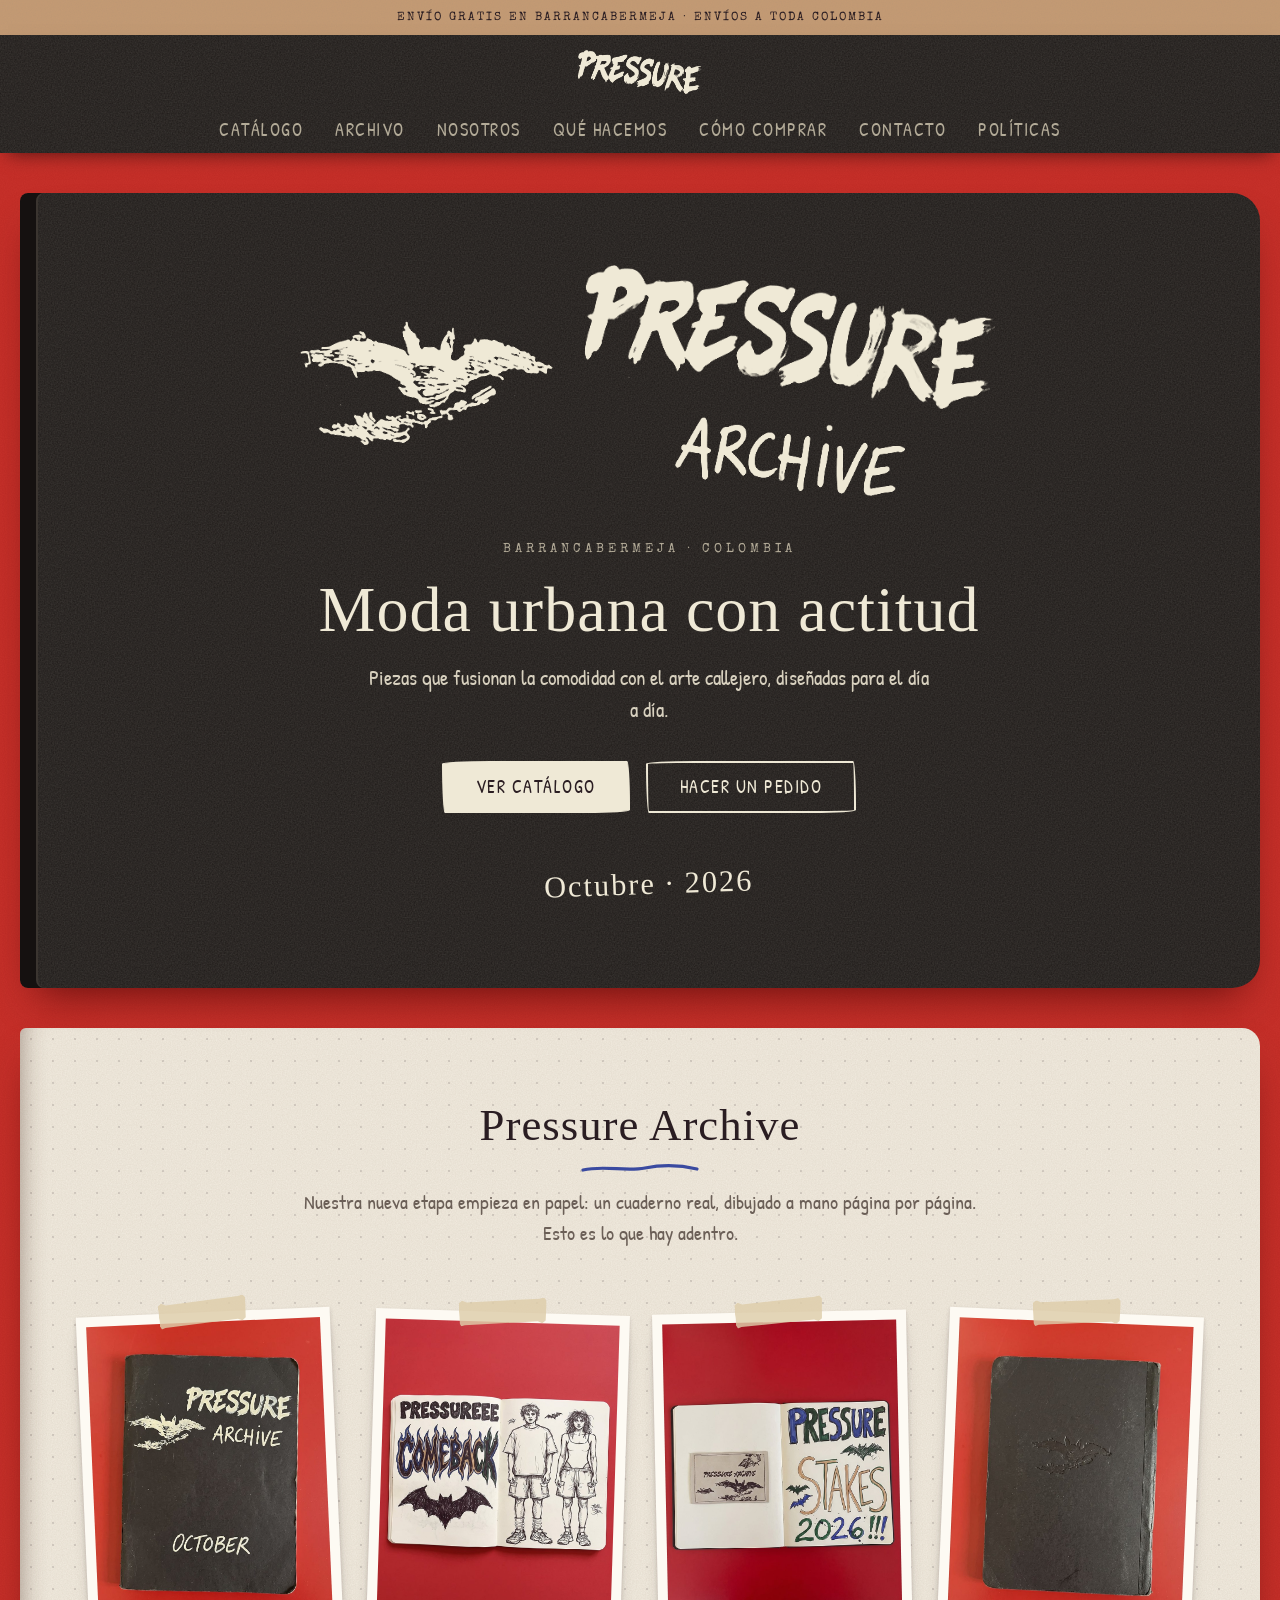
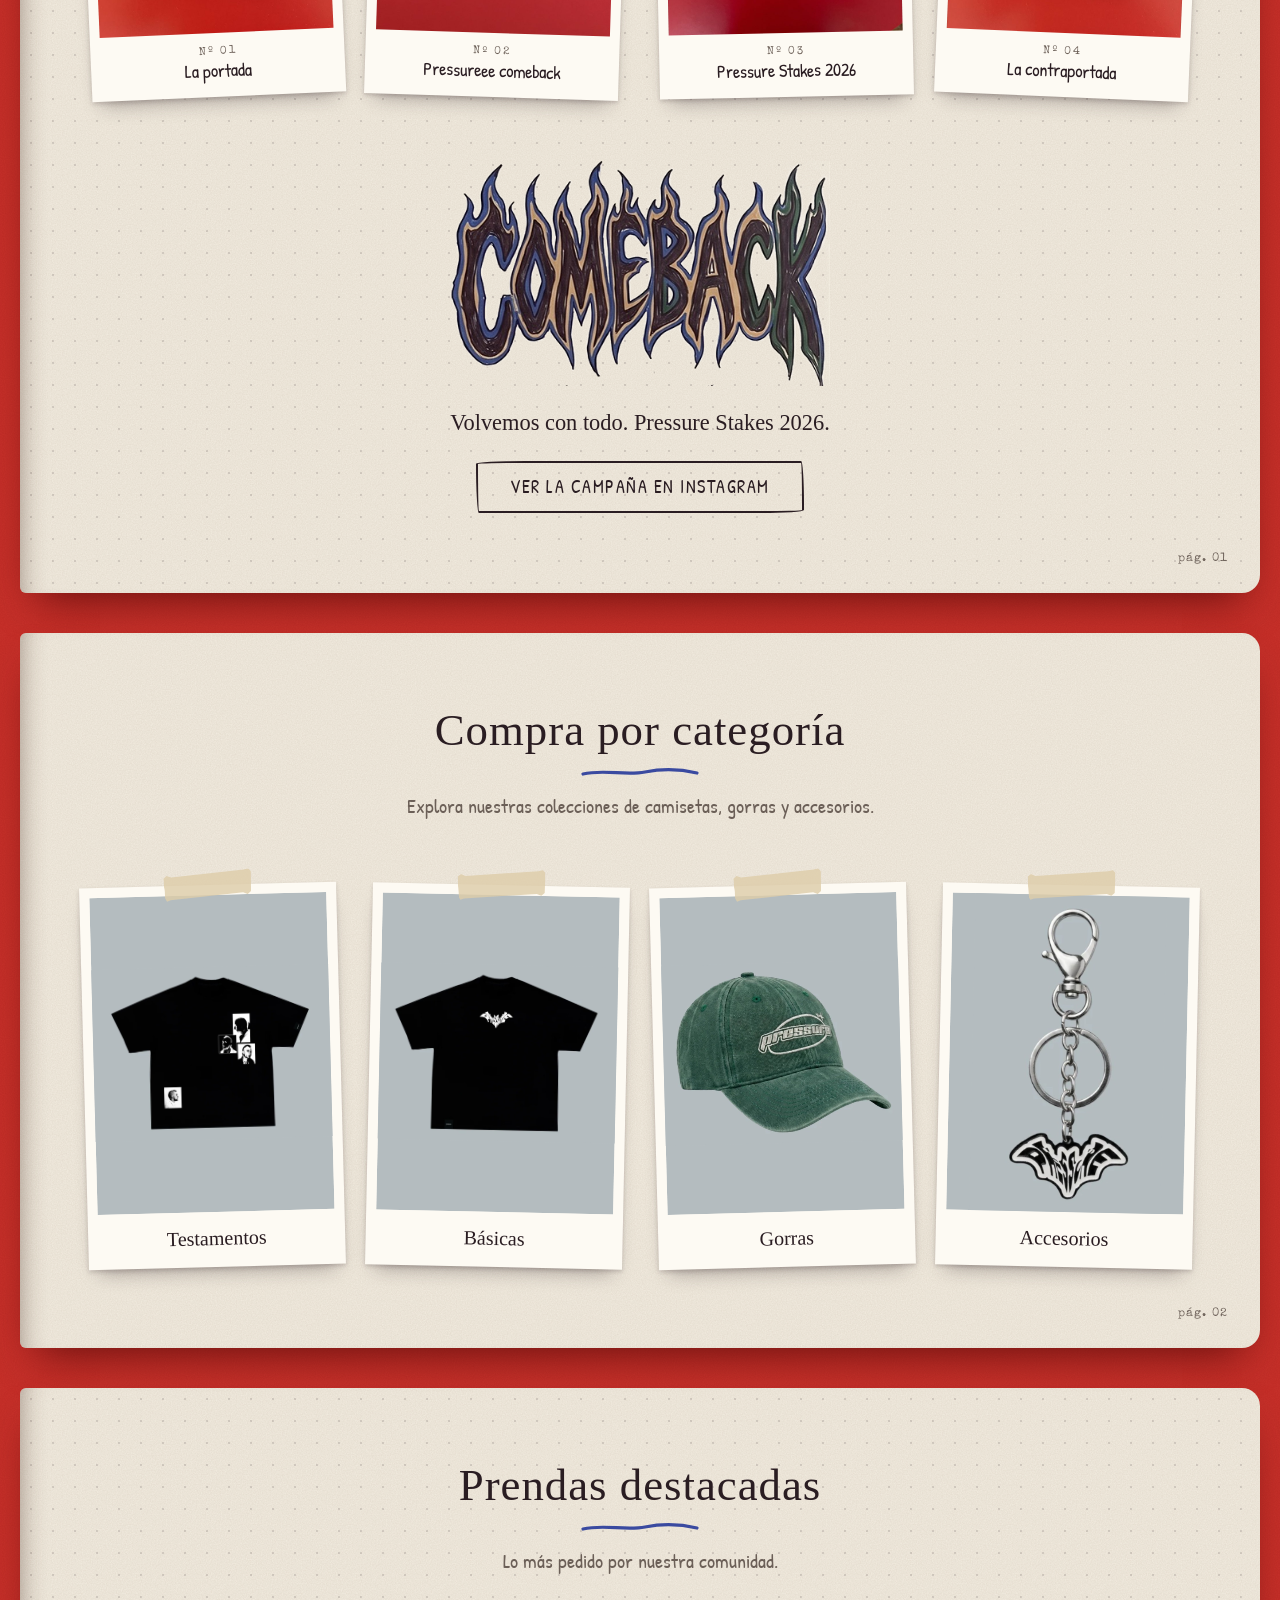
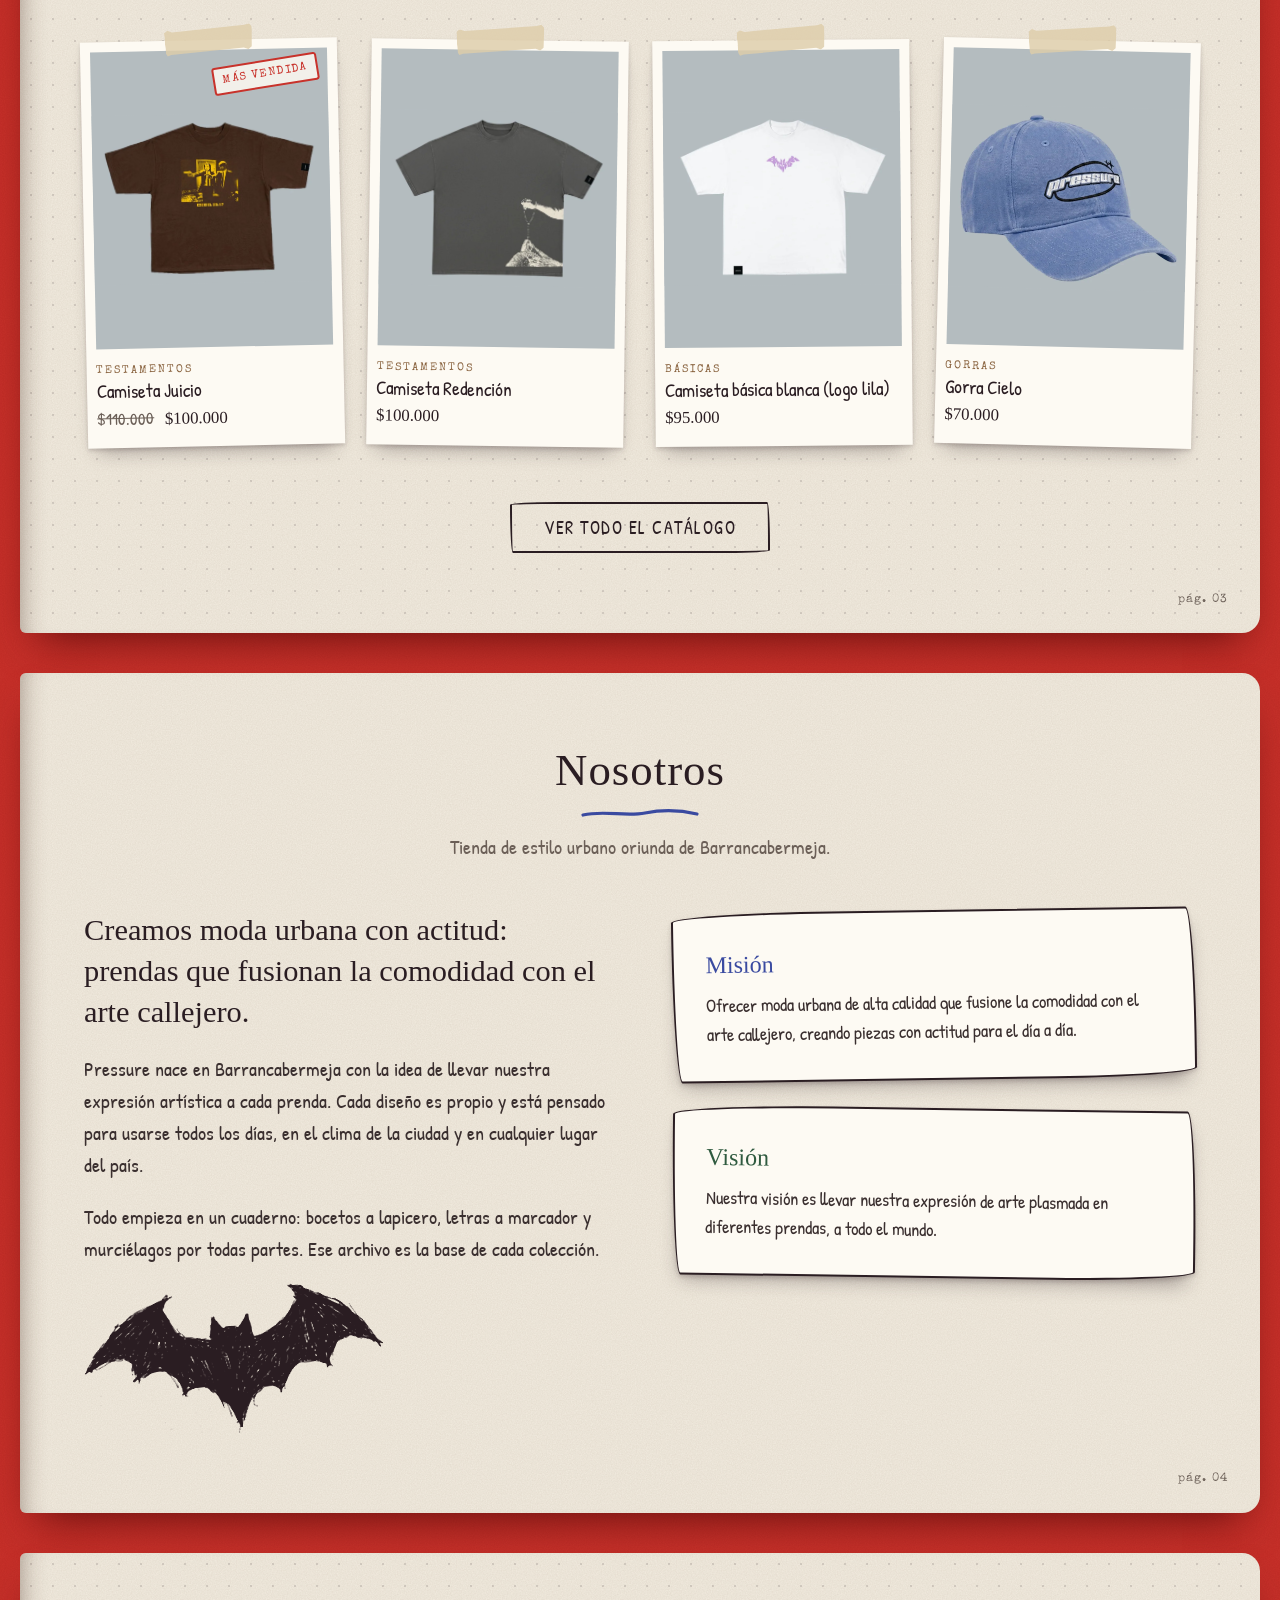
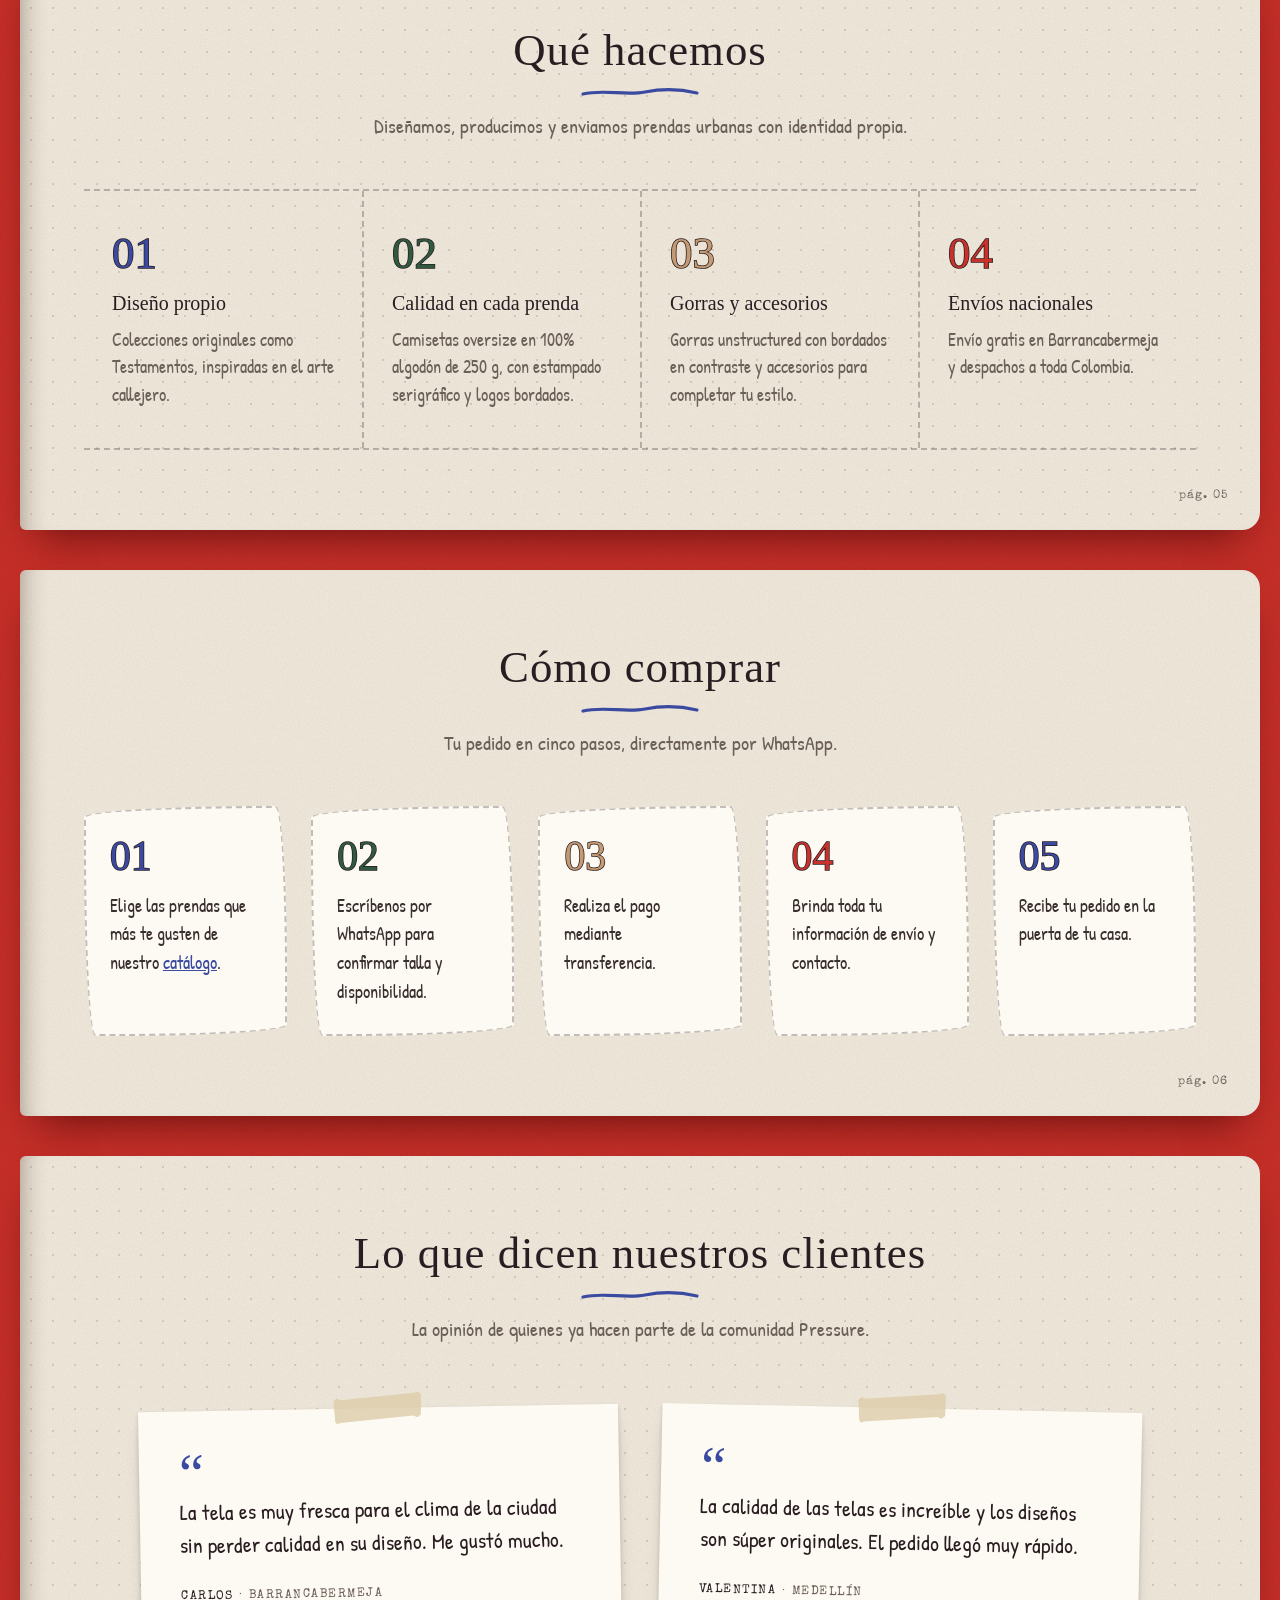
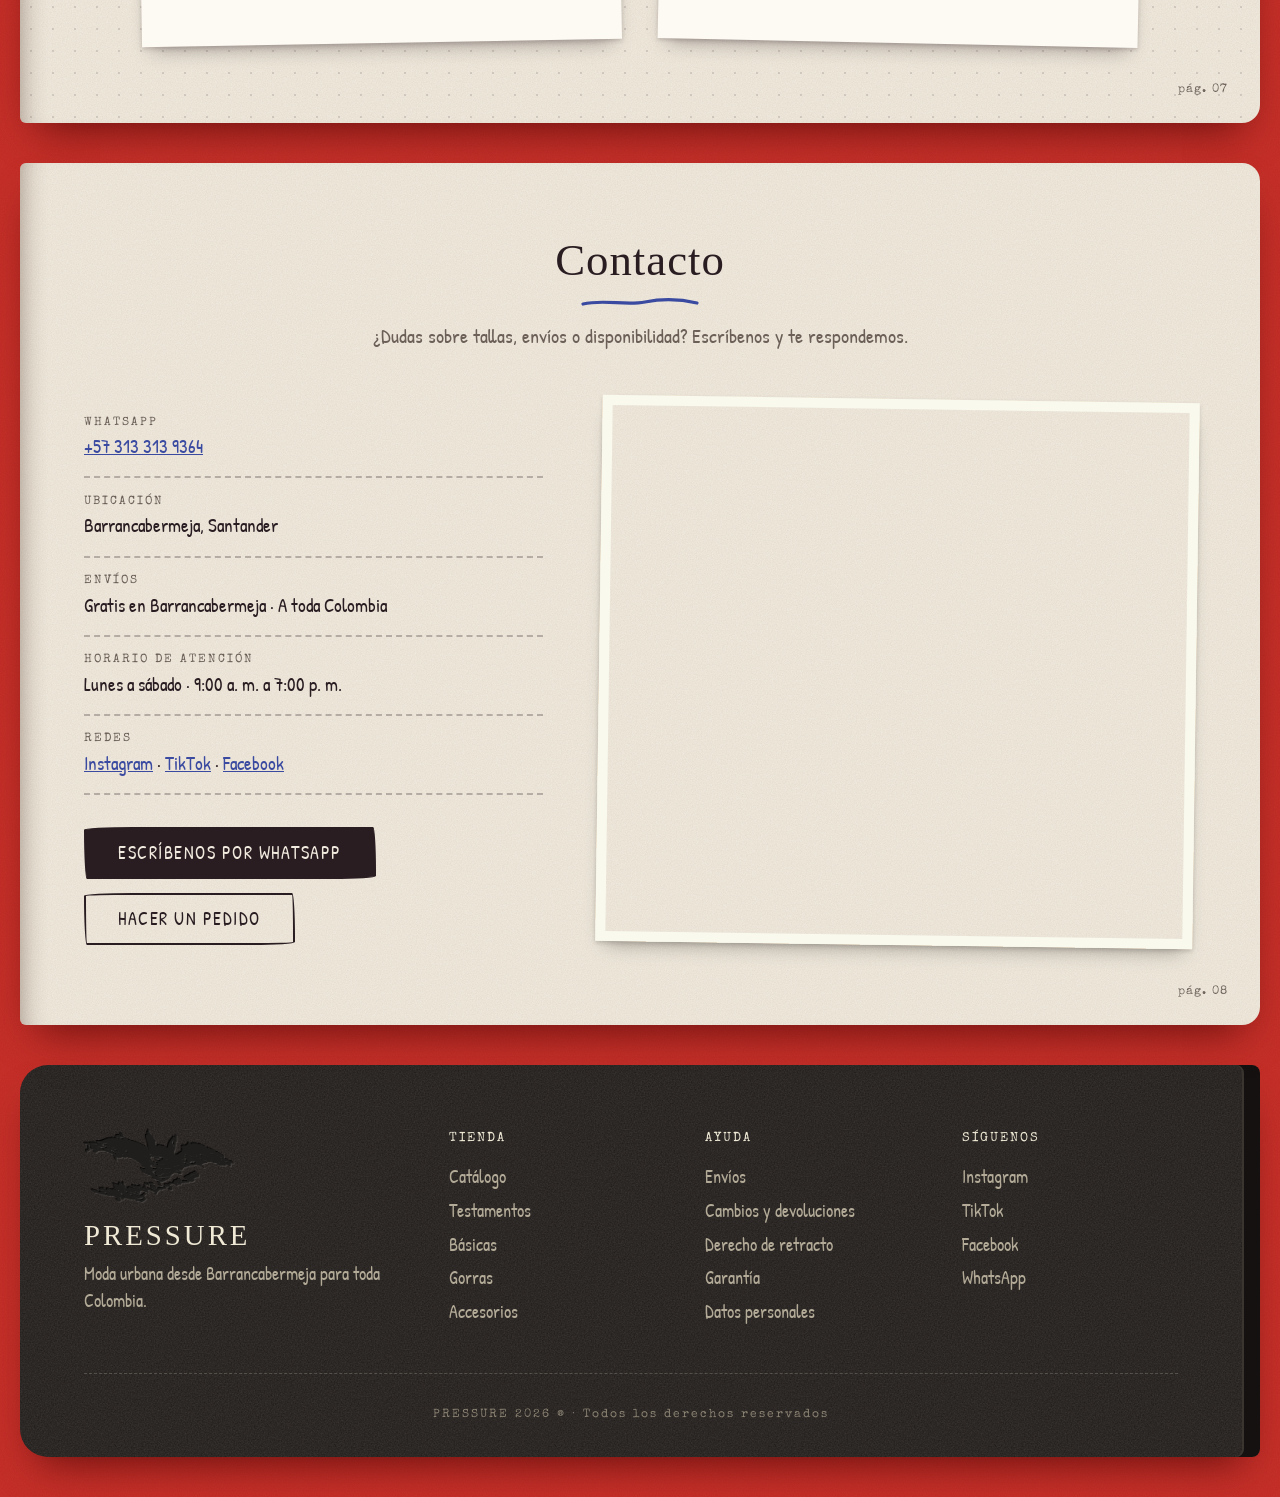
<file: index.html>
<!DOCTYPE html>
<html lang="es">
<head>
    <meta charset="UTF-8">
    <meta name="viewport" content="width=device-width, initial-scale=1.0">
    <title>Pressure | Moda urbana desde Barrancabermeja</title>
    <meta name="description" content="Tienda de ropa Pressure. Tienda de estilo urbano oriunda de Barrancabermeja">
    <link rel="icon" type="image/png" href="Imagenes/Archivo/murcielago-boceto.png">
    <link rel="preconnect" href="https://fonts.googleapis.com">
    <link rel="preconnect" href="https://fonts.gstatic.com" crossorigin>
    <link rel="stylesheet" href="https://fonts.googleapis.com/css2?family=Patrick+Hand&family=Permanent+Marker&family=Special+Elite&display=swap">
    <link rel="stylesheet" href="CSS/style.css">
</head>
<body>

    <aside>Envío gratis en Barrancabermeja · Envíos a toda Colombia</aside>

    <header>
        <h1><a href="index.html"><img src="Imagenes/Archivo/lettering-pressure.png" alt="Pressure" width="488" height="172"></a></h1>
        <nav aria-label="Principal">
            <a href="Catalogo.html">Catálogo</a>
            <a href="index.html#archivo">Archivo</a>
            <a href="index.html#nosotros">Nosotros</a>
            <a href="index.html#que-hacemos">Qué hacemos</a>
            <a href="index.html#como-comprar">Cómo comprar</a>
            <a href="index.html#contacto">Contacto</a>
            <a href="Politicas.html">Políticas</a>
        </nav>
    </header>

    <main>
        <section class="hero">
            <div class="hero__portada" aria-hidden="true">
                <img class="hero__murcielago" src="Imagenes/Archivo/murcielago-marca.png" alt="" width="354" height="171">
                <div class="hero__lettering">
                    <img src="Imagenes/Archivo/lettering-pressure.png" alt="" width="488" height="172">
                    <img src="Imagenes/Archivo/lettering-archive.png" alt="" width="326" height="112">
                </div>
            </div>
            <p class="hero__antetitulo">Barrancabermeja · Colombia</p>
            <h2>Moda urbana con actitud</h2>
            <p class="hero__descripcion">Piezas que fusionan la comodidad con el arte callejero, diseñadas para el día a día.</p>
            <div class="hero__acciones">
                <a class="boton boton--claro" href="Catalogo.html">Ver catálogo</a>
                <a class="boton boton--contorno-claro" href="Catalogo.html#hacer-pedido">Hacer un pedido</a>
            </div>
            <p class="hero__fecha">Octubre · 2026</p>
        </section>

        <section id="archivo" class="archivo">
            <h2>Pressure Archive</h2>
            <p class="subtitulo">Nuestra nueva etapa empieza en papel: un cuaderno real, dibujado a mano página por página. Esto es lo que hay adentro.</p>
            <div class="archivo__fotos">
                <figure class="foto">
                    <img src="Imagenes/Archivo/archivo-portada.jpg" alt="Cuaderno negro sobre una mesa roja con PRESSURE ARCHIVE OCTOBER y un murciélago pintados a mano en color crema" width="810" height="1080" loading="lazy">
                    <figcaption><span>Nº 01</span>La portada</figcaption>
                </figure>
                <figure class="foto">
                    <img src="Imagenes/Archivo/archivo-comeback.jpg" alt="Cuaderno abierto: a la izquierda PRESSUREEE COMEBACK en letras de fuego y un murciélago a lapicero; a la derecha dos modelos dibujados con camiseta oversize, shorts cargo y tenis" width="810" height="1080" loading="lazy">
                    <figcaption><span>Nº 02</span>Pressureee comeback</figcaption>
                </figure>
                <figure class="foto">
                    <img src="Imagenes/Archivo/archivo-stakes.jpg" alt="Cuaderno abierto: a la izquierda la etiqueta tejida PRESSURE ARCHIVE; a la derecha PRESSURE STAKES 2026 escrito con marcadores azul, verde y piel, rodeado de murciélagos" width="810" height="1080" loading="lazy">
                    <figcaption><span>Nº 03</span>Pressure Stakes 2026</figcaption>
                </figure>
                <figure class="foto">
                    <img src="Imagenes/Archivo/archivo-contraportada.jpg" alt="Contraportada negra del cuaderno con un murciélago grabado en relieve" width="810" height="1080" loading="lazy">
                    <figcaption><span>Nº 04</span>La contraportada</figcaption>
                </figure>
            </div>
            <div class="archivo__cierre">
                <img class="archivo__lettering" src="Imagenes/Archivo/lettering-comeback.png" alt="Comeback, en letras de fuego dibujadas a mano" width="477" height="283" loading="lazy">
                <p>Volvemos con todo. Pressure Stakes 2026.</p>
                <a class="boton boton--contorno" href="https://instagram.com/lapressure__" target="_blank" rel="noopener">Ver la campaña en Instagram</a>
            </div>
        </section>

        <section id="categorias">
            <h2>Compra por categoría</h2>
            <p class="subtitulo">Explora nuestras colecciones de camisetas, gorras y accesorios.</p>
            <div class="categorias">
                <a class="categoria-tile" href="Catalogo.html#testamentos">
                    <img src="Imagenes/Camiseta Confesion.jpg" alt="" width="1020" height="739" loading="lazy">
                    <span>Testamentos</span>
                </a>
                <a class="categoria-tile" href="Catalogo.html#basicas">
                    <img src="Imagenes/Camiseta basica negra (logo blanco).jpg" alt="" width="1047" height="775" loading="lazy">
                    <span>Básicas</span>
                </a>
                <a class="categoria-tile" href="Catalogo.html#gorras">
                    <img src="Imagenes/Gorra Astro.jpg" alt="" width="943" height="712" loading="lazy">
                    <span>Gorras</span>
                </a>
                <a class="categoria-tile" href="Catalogo.html#accesorios">
                    <img src="Imagenes/Llavero.jpg" alt="" width="532" height="885" loading="lazy">
                    <span>Accesorios</span>
                </a>
            </div>
        </section>

        <section id="destacados">
            <h2>Prendas destacadas</h2>
            <p class="subtitulo">Lo más pedido por nuestra comunidad.</p>
            <div class="grilla-productos">
                <article class="tarjeta-prenda">
                    <div class="tarjeta-prenda__marco">
                        <img class="tarjeta-prenda__imagen" src="Imagenes/Camiseta Juicio.jpg" alt="Camiseta Juicio, fit oversize con estampado serigráfico en frente y espalda" width="966" height="685" loading="lazy">
                        <span class="tarjeta-prenda__etiqueta">Más vendida</span>
                    </div>
                    <p class="tarjeta-prenda__coleccion">Testamentos</p>
                    <h3 class="tarjeta-prenda__titulo"><a href="Catalogo.html#testamentos">Camiseta Juicio</a></h3>
                    <p class="tarjeta-prenda__precio"><s>$110.000</s> <strong>$100.000</strong></p>
                </article>

                <article class="tarjeta-prenda">
                    <div class="tarjeta-prenda__marco">
                        <img class="tarjeta-prenda__imagen" src="Imagenes/Camiseta Redencion.jpg" alt="Camiseta Redención" width="972" height="715" loading="lazy">
                    </div>
                    <p class="tarjeta-prenda__coleccion">Testamentos</p>
                    <h3 class="tarjeta-prenda__titulo"><a href="Catalogo.html#testamentos">Camiseta Redención</a></h3>
                    <p class="tarjeta-prenda__precio"><strong>$100.000</strong></p>
                </article>

                <article class="tarjeta-prenda">
                    <div class="tarjeta-prenda__marco">
                        <img class="tarjeta-prenda__imagen" src="Imagenes/Camiseta basica blanca (logo lila).jpg" alt="Camiseta básica blanca con logo lila bordado" width="1035" height="754" loading="lazy">
                    </div>
                    <p class="tarjeta-prenda__coleccion">Básicas</p>
                    <h3 class="tarjeta-prenda__titulo"><a href="Catalogo.html#basicas">Camiseta básica blanca (logo lila)</a></h3>
                    <p class="tarjeta-prenda__precio"><strong>$95.000</strong></p>
                </article>

                <article class="tarjeta-prenda">
                    <div class="tarjeta-prenda__marco">
                        <img class="tarjeta-prenda__imagen" src="Imagenes/Gorra Cielo.jpg" alt="Gorra Cielo, unstructured con bordados en contraste" width="921" height="703" loading="lazy">
                    </div>
                    <p class="tarjeta-prenda__coleccion">Gorras</p>
                    <h3 class="tarjeta-prenda__titulo"><a href="Catalogo.html#gorras">Gorra Cielo</a></h3>
                    <p class="tarjeta-prenda__precio"><strong>$70.000</strong></p>
                </article>
            </div>
            <p class="centrado"><a class="boton boton--contorno" href="Catalogo.html">Ver todo el catálogo</a></p>
        </section>

        <section id="nosotros">
            <h2>Nosotros</h2>
            <p class="subtitulo">Tienda de estilo urbano oriunda de Barrancabermeja.</p>
            <div class="nosotros">
                <div class="nosotros__texto">
                    <p>Creamos moda urbana con actitud: prendas que fusionan la comodidad con el arte callejero.</p>
                    <p>Pressure nace en Barrancabermeja con la idea de llevar nuestra expresión artística a cada prenda. Cada diseño es propio y está pensado para usarse todos los días, en el clima de la ciudad y en cualquier lugar del país.</p>
                    <p>Todo empieza en un cuaderno: bocetos a lapicero, letras a marcador y murciélagos por todas partes. Ese archivo es la base de cada colección.</p>
                    <img class="nosotros__murcielago" src="Imagenes/Archivo/murcielago-boceto.png" alt="" width="440" height="211" loading="lazy">
                </div>
                <div>
                    <article class="bloque">
                        <h3>Misión</h3>
                        <p>Ofrecer moda urbana de alta calidad que fusione la comodidad con el arte callejero, creando piezas con actitud para el día a día.</p>
                    </article>
                    <article class="bloque">
                        <h3>Visión</h3>
                        <p>Nuestra visión es llevar nuestra expresión de arte plasmada en diferentes prendas, a todo el mundo.</p>
                    </article>
                </div>
            </div>
        </section>

        <section id="que-hacemos">
            <h2>Qué hacemos</h2>
            <p class="subtitulo">Diseñamos, producimos y enviamos prendas urbanas con identidad propia.</p>
            <div class="servicios">
                <article class="servicio">
                    <span class="servicio__numero">01</span>
                    <h3>Diseño propio</h3>
                    <p>Colecciones originales como Testamentos, inspiradas en el arte callejero.</p>
                </article>
                <article class="servicio">
                    <span class="servicio__numero">02</span>
                    <h3>Calidad en cada prenda</h3>
                    <p>Camisetas oversize en 100% algodón de 250 g, con estampado serigráfico y logos bordados.</p>
                </article>
                <article class="servicio">
                    <span class="servicio__numero">03</span>
                    <h3>Gorras y accesorios</h3>
                    <p>Gorras unstructured con bordados en contraste y accesorios para completar tu estilo.</p>
                </article>
                <article class="servicio">
                    <span class="servicio__numero">04</span>
                    <h3>Envíos nacionales</h3>
                    <p>Envío gratis en Barrancabermeja y despachos a toda Colombia.</p>
                </article>
            </div>
        </section>

        <section id="como-comprar">
            <h2>Cómo comprar</h2>
            <p class="subtitulo">Tu pedido en cinco pasos, directamente por WhatsApp.</p>
            <ol class="pasos">
                <li>Elige las prendas que más te gusten de nuestro <a href="Catalogo.html">catálogo</a>.</li>
                <li>Escríbenos por WhatsApp para confirmar talla y disponibilidad.</li>
                <li>Realiza el pago mediante transferencia.</li>
                <li>Brinda toda tu información de envío y contacto.</li>
                <li>Recibe tu pedido en la puerta de tu casa.</li>
            </ol>
        </section>

        <section id="testimonios">
            <h2>Lo que dicen nuestros clientes</h2>
            <p class="subtitulo">La opinión de quienes ya hacen parte de la comunidad Pressure.</p>
            <div class="testimonios">
                <figure class="testimonio">
                    <blockquote>La tela es muy fresca para el clima de la ciudad sin perder calidad en su diseño. Me gustó mucho.</blockquote>
                    <figcaption><cite>Carlos</cite> · Barrancabermeja</figcaption>
                </figure>
                <figure class="testimonio">
                    <blockquote>La calidad de las telas es increíble y los diseños son súper originales. El pedido llegó muy rápido.</blockquote>
                    <figcaption><cite>Valentina</cite> · Medellín</figcaption>
                </figure>
            </div>
        </section>

        <section id="contacto">
            <h2>Contacto</h2>
            <p class="subtitulo">¿Dudas sobre tallas, envíos o disponibilidad? Escríbenos y te respondemos.</p>
            <div class="contacto">
                <div>
                    <dl class="contacto__datos">
                        <div>
                            <dt>WhatsApp</dt>
                            <dd><a href="https://wa.me/573133139364" target="_blank" rel="noopener">+57 313 313 9364</a></dd>
                        </div>
                        <div>
                            <dt>Ubicación</dt>
                            <dd>Barrancabermeja, Santander</dd>
                        </div>
                        <div>
                            <dt>Envíos</dt>
                            <dd>Gratis en Barrancabermeja · A toda Colombia</dd>
                        </div>
                        <div>
                            <dt>Horario de atención</dt>
                            <dd>Lunes a sábado · 9:00 a. m. a 7:00 p. m.</dd>
                        </div>
                        <div>
                            <dt>Redes</dt>
                            <dd>
                                <a href="https://instagram.com/lapressure__" target="_blank" rel="noopener">Instagram</a> ·
                                <a href="https://tiktok.com/@lapressure__" target="_blank" rel="noopener">TikTok</a> ·
                                <a href="https://www.facebook.com/profile.php?id=61574956738637" target="_blank" rel="noopener">Facebook</a>
                            </dd>
                        </div>
                    </dl>
                    <div class="contacto__acciones">
                        <a class="boton" href="https://wa.me/573133139364" target="_blank" rel="noopener">Escríbenos por WhatsApp</a>
                        <a class="boton boton--contorno" href="Catalogo.html#hacer-pedido">Hacer un pedido</a>
                    </div>
                </div>
                <iframe src="https://www.google.com/maps?q=Barrancabermeja,+Santander,+Colombia&amp;z=13&amp;output=embed" title="Mapa de Barrancabermeja" loading="lazy" allowfullscreen></iframe>
            </div>
        </section>
    </main>

    <footer>
        <div class="footer__columnas">
            <div>
                <img class="footer__murcielago" src="Imagenes/Archivo/murcielago-marca.png" alt="" width="354" height="171" loading="lazy">
                <p class="footer__logo">PRESSURE</p>
                <p>Moda urbana desde Barrancabermeja para toda Colombia.</p>
            </div>
            <div>
                <h3>Tienda</h3>
                <ul>
                    <li><a href="Catalogo.html">Catálogo</a></li>
                    <li><a href="Catalogo.html#testamentos">Testamentos</a></li>
                    <li><a href="Catalogo.html#basicas">Básicas</a></li>
                    <li><a href="Catalogo.html#gorras">Gorras</a></li>
                    <li><a href="Catalogo.html#accesorios">Accesorios</a></li>
                </ul>
            </div>
            <div>
                <h3>Ayuda</h3>
                <ul>
                    <li><a href="Politicas.html#envios">Envíos</a></li>
                    <li><a href="Politicas.html#cambios">Cambios y devoluciones</a></li>
                    <li><a href="Politicas.html#retracto">Derecho de retracto</a></li>
                    <li><a href="Politicas.html#garantia">Garantía</a></li>
                    <li><a href="Politicas.html#datos">Datos personales</a></li>
                </ul>
            </div>
            <div>
                <h3>Síguenos</h3>
                <ul>
                    <li><a href="https://instagram.com/lapressure__" target="_blank" rel="noopener">Instagram</a></li>
                    <li><a href="https://tiktok.com/@lapressure__" target="_blank" rel="noopener">TikTok</a></li>
                    <li><a href="https://www.facebook.com/profile.php?id=61574956738637" target="_blank" rel="noopener">Facebook</a></li>
                    <li><a href="https://wa.me/573133139364" target="_blank" rel="noopener">WhatsApp</a></li>
                </ul>
            </div>
        </div>
        <p class="footer__legal">PRESSURE 2026 ® · Todos los derechos reservados</p>
    </footer>

</body>
</html>
</file>
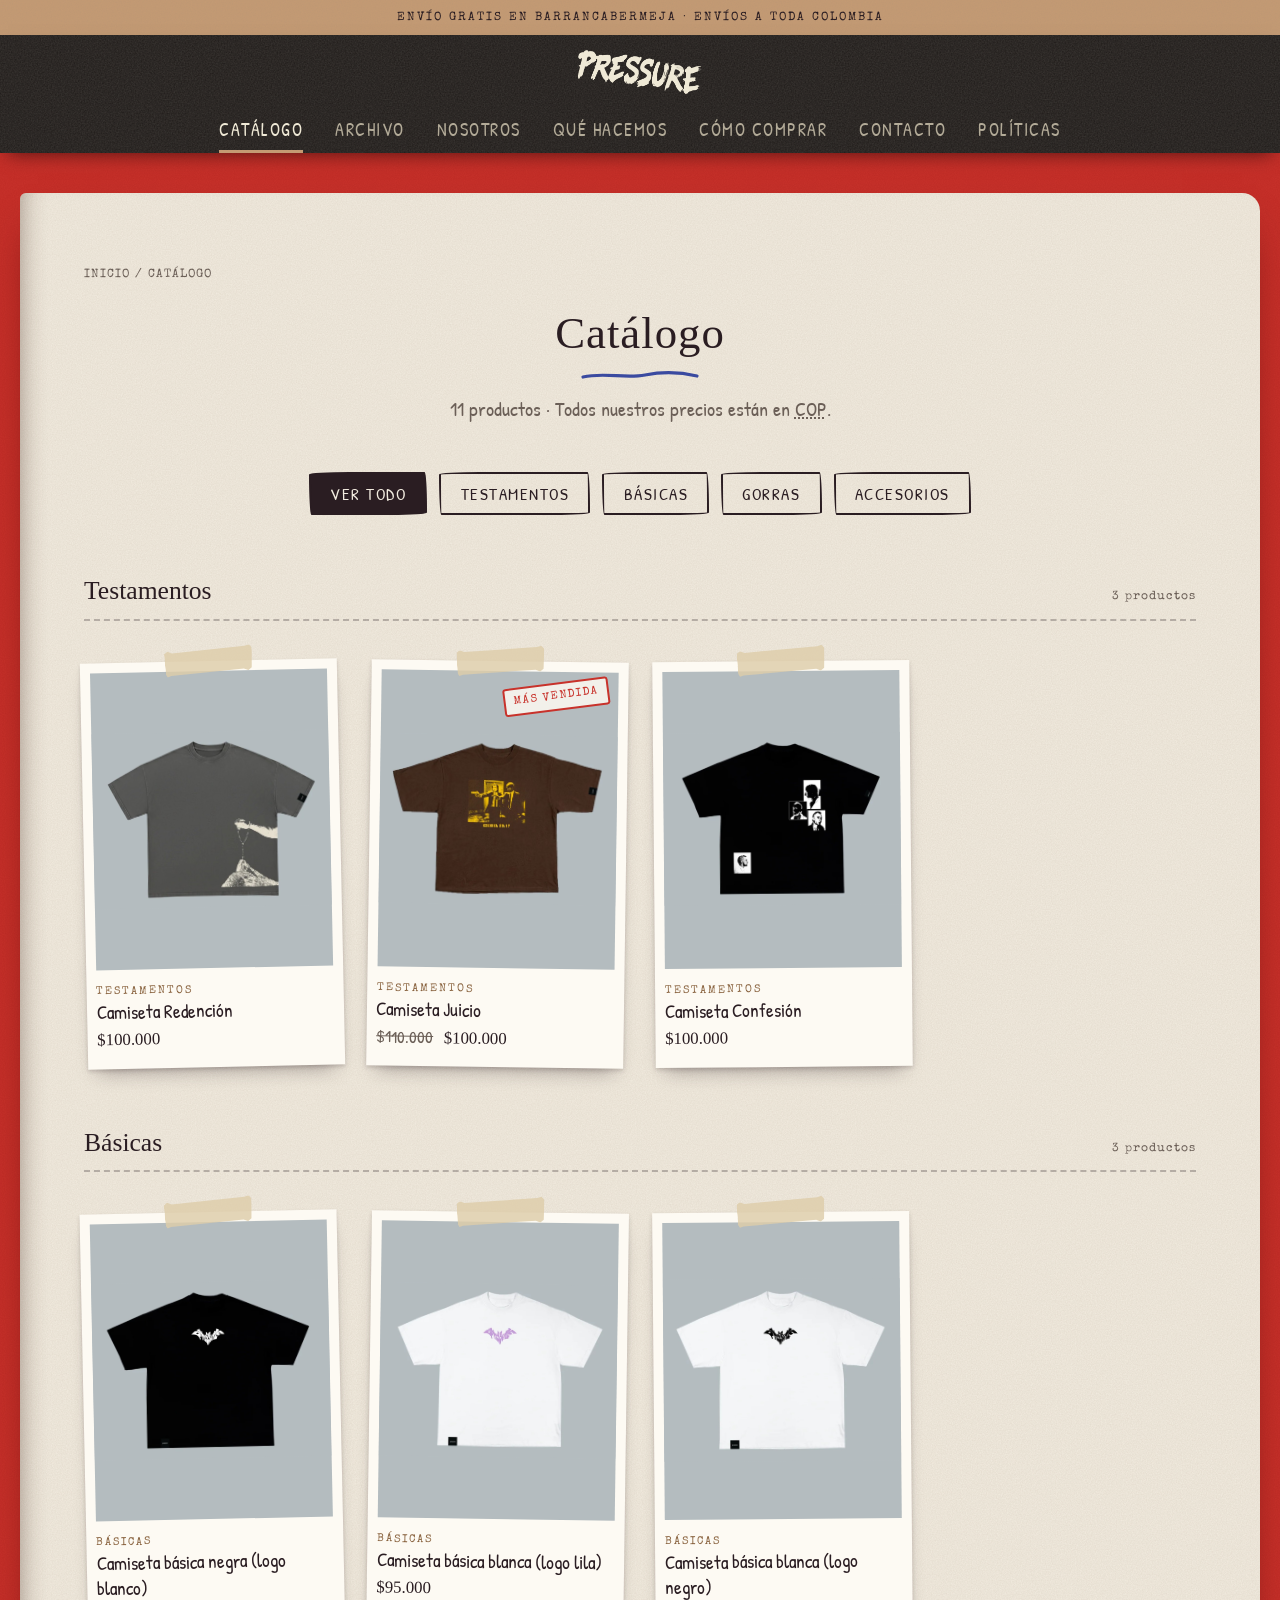
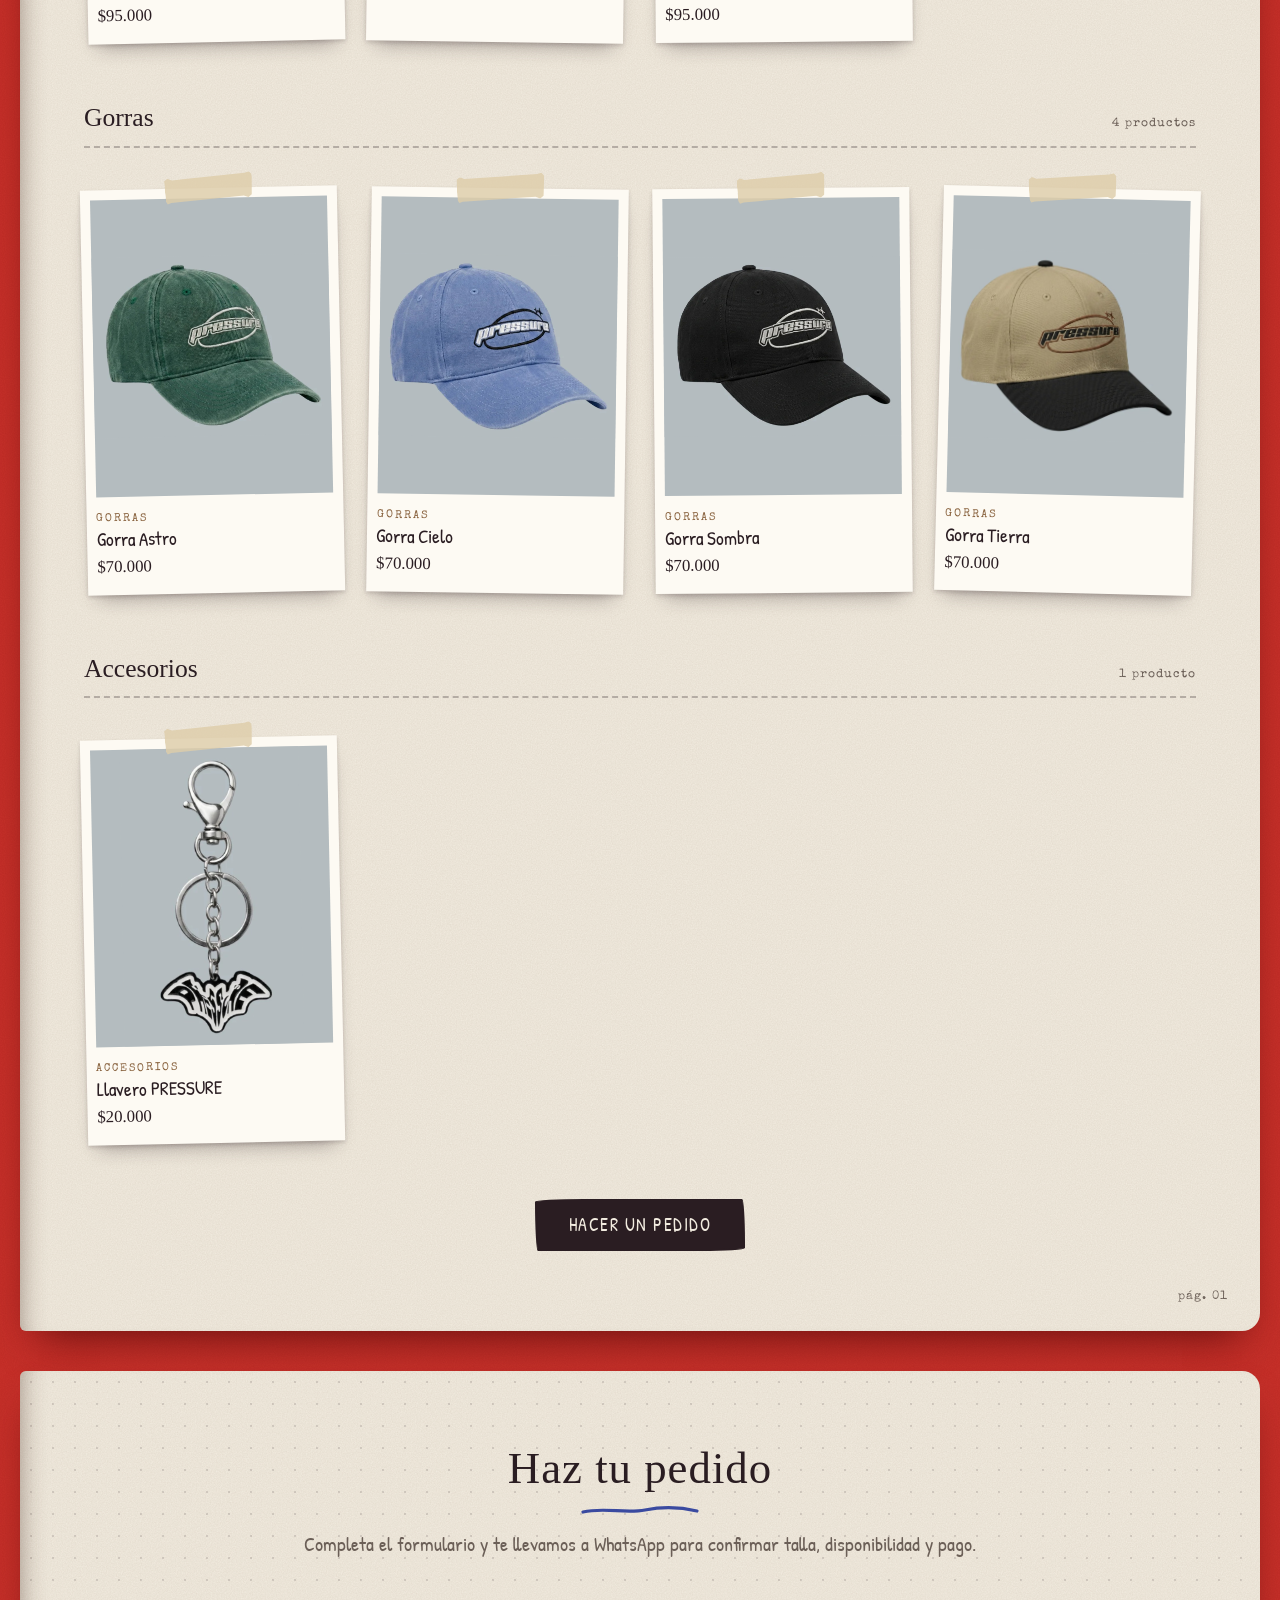
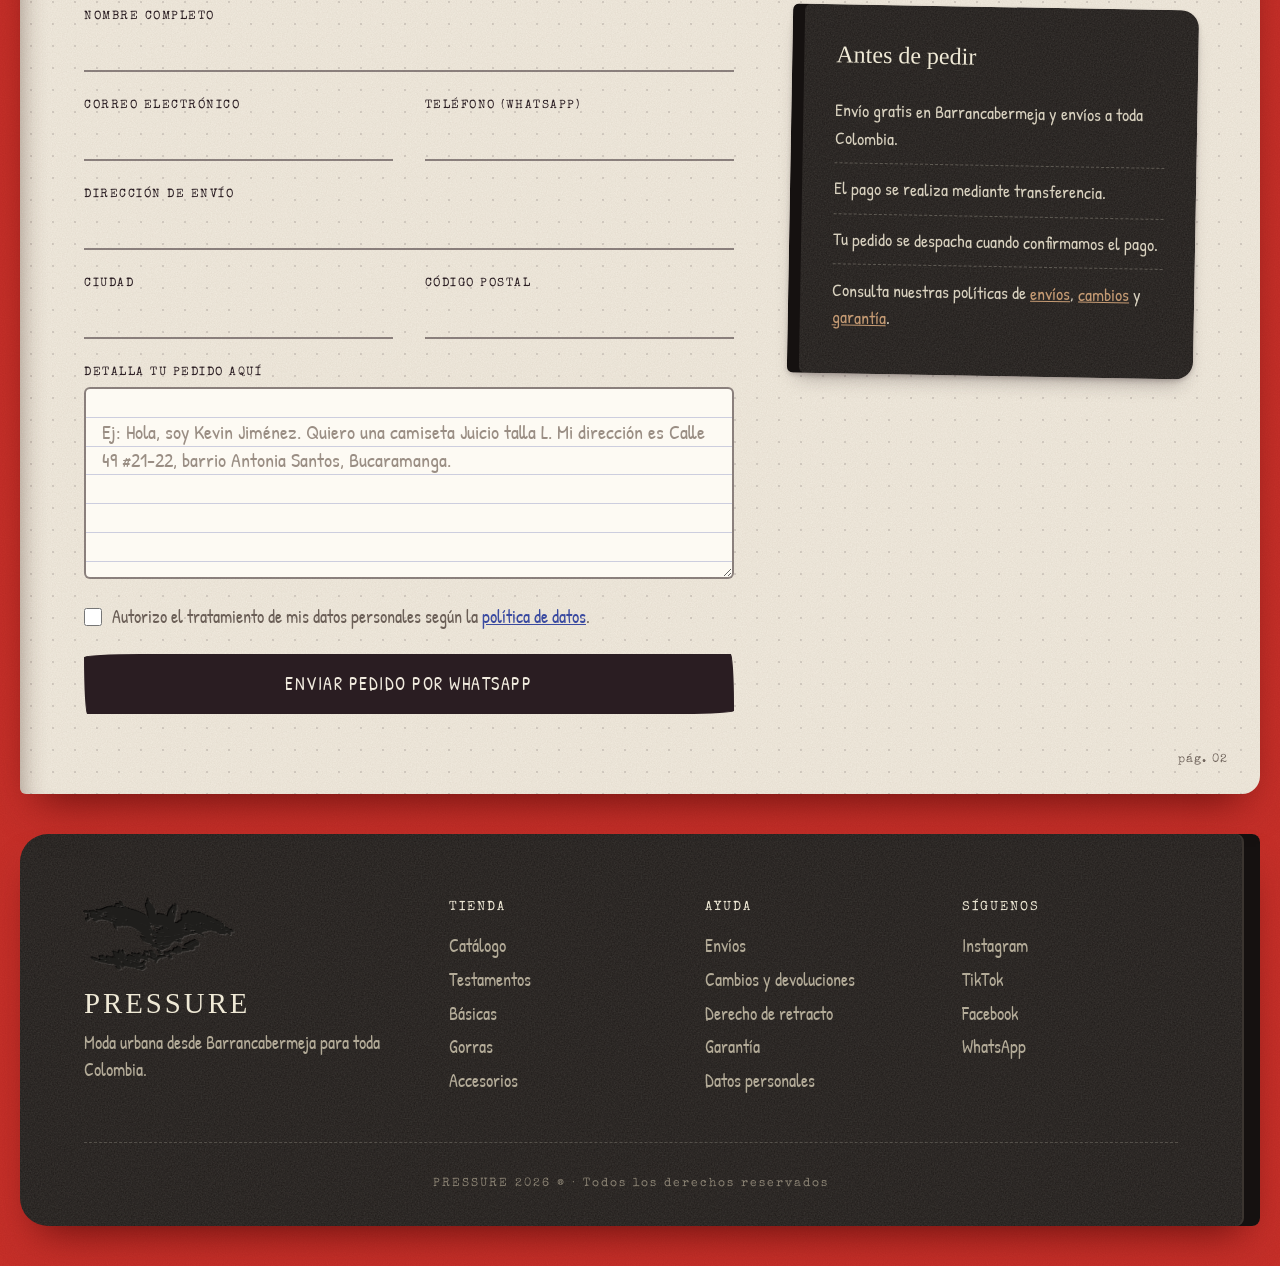
<file: Catalogo.html>
<!DOCTYPE html>
<html lang="es">
<head>
    <meta charset="UTF-8">
    <meta name="viewport" content="width=device-width, initial-scale=1.0">
    <title>Catálogo y Pedidos | Pressure</title>
    <meta name="description" content="Catálogo completo de prendas y formulario de pedidos de la tienda Pressure.">
    <link rel="icon" type="image/png" href="Imagenes/Archivo/murcielago-boceto.png">
    <link rel="preconnect" href="https://fonts.googleapis.com">
    <link rel="preconnect" href="https://fonts.gstatic.com" crossorigin>
    <link rel="stylesheet" href="https://fonts.googleapis.com/css2?family=Patrick+Hand&family=Permanent+Marker&family=Special+Elite&display=swap">
    <link rel="stylesheet" href="CSS/style.css">
</head>
<body>

    <aside>Envío gratis en Barrancabermeja · Envíos a toda Colombia</aside>

    <header>
        <h1><a href="index.html"><img src="Imagenes/Archivo/lettering-pressure.png" alt="Pressure" width="488" height="172"></a></h1>
        <nav aria-label="Principal">
            <a href="Catalogo.html" aria-current="page">Catálogo</a>
            <a href="index.html#archivo">Archivo</a>
            <a href="index.html#nosotros">Nosotros</a>
            <a href="index.html#que-hacemos">Qué hacemos</a>
            <a href="index.html#como-comprar">Cómo comprar</a>
            <a href="index.html#contacto">Contacto</a>
            <a href="Politicas.html">Políticas</a>
        </nav>
    </header>

    <main>
        <section id="catalogo" class="catalogo">
            <p class="migas"><a href="index.html">Inicio</a> / Catálogo</p>
            <h2>Catálogo</h2>
            <p class="subtitulo">11 productos · Todos nuestros precios están en <abbr title="Pesos colombianos">COP</abbr>.</p>

            <nav class="filtros" aria-label="Categorías">
                <a class="filtro" href="#catalogo">Ver todo</a>
                <a class="filtro" href="#testamentos">Testamentos</a>
                <a class="filtro" href="#basicas">Básicas</a>
                <a class="filtro" href="#gorras">Gorras</a>
                <a class="filtro" href="#accesorios">Accesorios</a>
            </nav>

            <section id="testamentos" class="categoria">
                <h3 class="categoria__titulo">Testamentos <span>3 productos</span></h3>
                <div class="grilla-productos">
                    <article class="tarjeta-prenda">
                        <div class="tarjeta-prenda__marco">
                            <img class="tarjeta-prenda__imagen" src="Imagenes/Camiseta Redencion.jpg" alt="Camiseta Redención" width="972" height="715" loading="lazy">
                        </div>
                        <p class="tarjeta-prenda__coleccion">Testamentos</p>
                        <h4 class="tarjeta-prenda__titulo">Camiseta Redención</h4>
                        <p class="tarjeta-prenda__precio"><strong>$100.000</strong></p>
                    </article>
                    <article class="tarjeta-prenda">
                        <div class="tarjeta-prenda__marco">
                            <img class="tarjeta-prenda__imagen" src="Imagenes/Camiseta Juicio.jpg" alt="Camiseta Juicio, fit oversize con estampado serigráfico en frente y espalda" width="966" height="685" loading="lazy">
                            <span class="tarjeta-prenda__etiqueta">Más vendida</span>
                        </div>
                        <p class="tarjeta-prenda__coleccion">Testamentos</p>
                        <h4 class="tarjeta-prenda__titulo">Camiseta Juicio</h4>
                        <p class="tarjeta-prenda__precio"><s>$110.000</s> <strong>$100.000</strong></p>
                    </article>
                    <article class="tarjeta-prenda">
                        <div class="tarjeta-prenda__marco">
                            <img class="tarjeta-prenda__imagen" src="Imagenes/Camiseta Confesion.jpg" alt="Camiseta Confesión" width="1020" height="739" loading="lazy">
                        </div>
                        <p class="tarjeta-prenda__coleccion">Testamentos</p>
                        <h4 class="tarjeta-prenda__titulo">Camiseta Confesión</h4>
                        <p class="tarjeta-prenda__precio"><strong>$100.000</strong></p>
                    </article>
                </div>
            </section>

            <section id="basicas" class="categoria">
                <h3 class="categoria__titulo">Básicas <span>3 productos</span></h3>
                <div class="grilla-productos">
                    <article class="tarjeta-prenda">
                        <div class="tarjeta-prenda__marco">
                            <img class="tarjeta-prenda__imagen" src="Imagenes/Camiseta basica negra (logo blanco).jpg" alt="Camiseta básica negra con logo blanco" width="1047" height="775" loading="lazy">
                        </div>
                        <p class="tarjeta-prenda__coleccion">Básicas</p>
                        <h4 class="tarjeta-prenda__titulo">Camiseta básica negra (logo blanco)</h4>
                        <p class="tarjeta-prenda__precio"><strong>$95.000</strong></p>
                    </article>
                    <article class="tarjeta-prenda">
                        <div class="tarjeta-prenda__marco">
                            <img class="tarjeta-prenda__imagen" src="Imagenes/Camiseta basica blanca (logo lila).jpg" alt="Camiseta básica blanca con logo lila" width="1035" height="754" loading="lazy">
                        </div>
                        <p class="tarjeta-prenda__coleccion">Básicas</p>
                        <h4 class="tarjeta-prenda__titulo">Camiseta básica blanca (logo lila)</h4>
                        <p class="tarjeta-prenda__precio"><strong>$95.000</strong></p>
                    </article>
                    <article class="tarjeta-prenda">
                        <div class="tarjeta-prenda__marco">
                            <img class="tarjeta-prenda__imagen" src="Imagenes/Camiseta basica blanca (logo negro).jpg" alt="Camiseta básica blanca con logo negro" width="1017" height="778" loading="lazy">
                        </div>
                        <p class="tarjeta-prenda__coleccion">Básicas</p>
                        <h4 class="tarjeta-prenda__titulo">Camiseta básica blanca (logo negro)</h4>
                        <p class="tarjeta-prenda__precio"><strong>$95.000</strong></p>
                    </article>
                </div>
            </section>

            <section id="gorras" class="categoria">
                <h3 class="categoria__titulo">Gorras <span>4 productos</span></h3>
                <div class="grilla-productos">
                    <article class="tarjeta-prenda">
                        <div class="tarjeta-prenda__marco">
                            <img class="tarjeta-prenda__imagen" src="Imagenes/Gorra Astro.jpg" alt="Gorra Astro" width="943" height="712" loading="lazy">
                        </div>
                        <p class="tarjeta-prenda__coleccion">Gorras</p>
                        <h4 class="tarjeta-prenda__titulo">Gorra Astro</h4>
                        <p class="tarjeta-prenda__precio"><strong>$70.000</strong></p>
                    </article>
                    <article class="tarjeta-prenda">
                        <div class="tarjeta-prenda__marco">
                            <img class="tarjeta-prenda__imagen" src="Imagenes/Gorra Cielo.jpg" alt="Gorra Cielo" width="921" height="703" loading="lazy">
                        </div>
                        <p class="tarjeta-prenda__coleccion">Gorras</p>
                        <h4 class="tarjeta-prenda__titulo">Gorra Cielo</h4>
                        <p class="tarjeta-prenda__precio"><strong>$70.000</strong></p>
                    </article>
                    <article class="tarjeta-prenda">
                        <div class="tarjeta-prenda__marco">
                            <img class="tarjeta-prenda__imagen" src="Imagenes/Gorra Sombra.jpg" alt="Gorra Sombra" width="948" height="712" loading="lazy">
                        </div>
                        <p class="tarjeta-prenda__coleccion">Gorras</p>
                        <h4 class="tarjeta-prenda__titulo">Gorra Sombra</h4>
                        <p class="tarjeta-prenda__precio"><strong>$70.000</strong></p>
                    </article>
                    <article class="tarjeta-prenda">
                        <div class="tarjeta-prenda__marco">
                            <img class="tarjeta-prenda__imagen" src="Imagenes/Gorra Tierra.jpg" alt="Gorra Tierra" width="949" height="751" loading="lazy">
                        </div>
                        <p class="tarjeta-prenda__coleccion">Gorras</p>
                        <h4 class="tarjeta-prenda__titulo">Gorra Tierra</h4>
                        <p class="tarjeta-prenda__precio"><strong>$70.000</strong></p>
                    </article>
                </div>
            </section>

            <section id="accesorios" class="categoria">
                <h3 class="categoria__titulo">Accesorios <span>1 producto</span></h3>
                <div class="grilla-productos">
                    <article class="tarjeta-prenda">
                        <div class="tarjeta-prenda__marco">
                            <img class="tarjeta-prenda__imagen" src="Imagenes/Llavero.jpg" alt="Llavero PRESSURE con dije de murciélago" width="532" height="885" loading="lazy">
                        </div>
                        <p class="tarjeta-prenda__coleccion">Accesorios</p>
                        <h4 class="tarjeta-prenda__titulo">Llavero PRESSURE</h4>
                        <p class="tarjeta-prenda__precio"><strong>$20.000</strong></p>
                    </article>
                </div>
            </section>
            <p class="centrado"><a class="boton" href="#hacer-pedido">Hacer un pedido</a></p>
        </section>

        <section id="hacer-pedido">
            <h2>Haz tu pedido</h2>
            <p class="subtitulo">Completa el formulario y te llevamos a WhatsApp para confirmar talla, disponibilidad y pago.</p>
            <div class="pedido">
                <form action="https://wa.me/573133139364" method="get" target="_blank">

                    <div class="campo--completo">
                        <label for="nombre">Nombre completo</label>
                        <input type="text" id="nombre" name="nombre" autocomplete="name" required>
                    </div>

                    <div>
                        <label for="correo">Correo electrónico</label>
                        <input type="email" id="correo" name="correo" autocomplete="email" required>
                    </div>

                    <div>
                        <label for="telefono">Teléfono (WhatsApp)</label>
                        <input type="tel" id="telefono" name="telefono" autocomplete="tel" required>
                    </div>

                    <div class="campo--completo">
                        <label for="direccion">Dirección de envío</label>
                        <input type="text" id="direccion" name="direccion" autocomplete="street-address" required>
                    </div>

                    <div>
                        <label for="ciudad">Ciudad</label>
                        <input type="text" id="ciudad" name="ciudad" autocomplete="address-level2" required>
                    </div>

                    <div>
                        <label for="postal">Código postal</label>
                        <input type="text" id="postal" name="postal" autocomplete="postal-code" required>
                    </div>

                    <div class="campo--completo">
                        <label for="mensaje">Detalla tu pedido aquí</label>
                        <textarea id="mensaje" name="text" rows="5" required placeholder="Ej: Hola, soy Kevin Jiménez. Quiero una camiseta Juicio talla L. Mi dirección es Calle 49 #21-22, barrio Antonia Santos, Bucaramanga."></textarea>
                    </div>

                    <div class="campo--completo campo--casilla">
                        <input type="checkbox" id="acepto" required>
                        <label for="acepto">Autorizo el tratamiento de mis datos personales según la <a href="Politicas.html#datos" target="_blank">política de datos</a>.</label>
                    </div>

                    <div class="campo--completo">
                        <button type="submit">Enviar pedido por WhatsApp</button>
                    </div>

                </form>

                <div class="pedido__info">
                    <h3>Antes de pedir</h3>
                    <ul>
                        <li>Envío gratis en Barrancabermeja y envíos a toda Colombia.</li>
                        <li>El pago se realiza mediante transferencia.</li>
                        <li>Tu pedido se despacha cuando confirmamos el pago.</li>
                        <li>Consulta nuestras políticas de <a href="Politicas.html#envios">envíos</a>, <a href="Politicas.html#cambios">cambios</a> y <a href="Politicas.html#garantia">garantía</a>.</li>
                    </ul>
                </div>
            </div>
        </section>
    </main>

    <footer>
        <div class="footer__columnas">
            <div>
                <img class="footer__murcielago" src="Imagenes/Archivo/murcielago-marca.png" alt="" width="354" height="171" loading="lazy">
                <p class="footer__logo">PRESSURE</p>
                <p>Moda urbana desde Barrancabermeja para toda Colombia.</p>
            </div>
            <div>
                <h3>Tienda</h3>
                <ul>
                    <li><a href="Catalogo.html">Catálogo</a></li>
                    <li><a href="Catalogo.html#testamentos">Testamentos</a></li>
                    <li><a href="Catalogo.html#basicas">Básicas</a></li>
                    <li><a href="Catalogo.html#gorras">Gorras</a></li>
                    <li><a href="Catalogo.html#accesorios">Accesorios</a></li>
                </ul>
            </div>
            <div>
                <h3>Ayuda</h3>
                <ul>
                    <li><a href="Politicas.html#envios">Envíos</a></li>
                    <li><a href="Politicas.html#cambios">Cambios y devoluciones</a></li>
                    <li><a href="Politicas.html#retracto">Derecho de retracto</a></li>
                    <li><a href="Politicas.html#garantia">Garantía</a></li>
                    <li><a href="Politicas.html#datos">Datos personales</a></li>
                </ul>
            </div>
            <div>
                <h3>Síguenos</h3>
                <ul>
                    <li><a href="https://instagram.com/lapressure__" target="_blank" rel="noopener">Instagram</a></li>
                    <li><a href="https://tiktok.com/@lapressure__" target="_blank" rel="noopener">TikTok</a></li>
                    <li><a href="https://www.facebook.com/profile.php?id=61574956738637" target="_blank" rel="noopener">Facebook</a></li>
                    <li><a href="https://wa.me/573133139364" target="_blank" rel="noopener">WhatsApp</a></li>
                </ul>
            </div>
        </div>
        <p class="footer__legal">PRESSURE 2026 ® · Todos los derechos reservados</p>
    </footer>

</body>
</html>
</file>
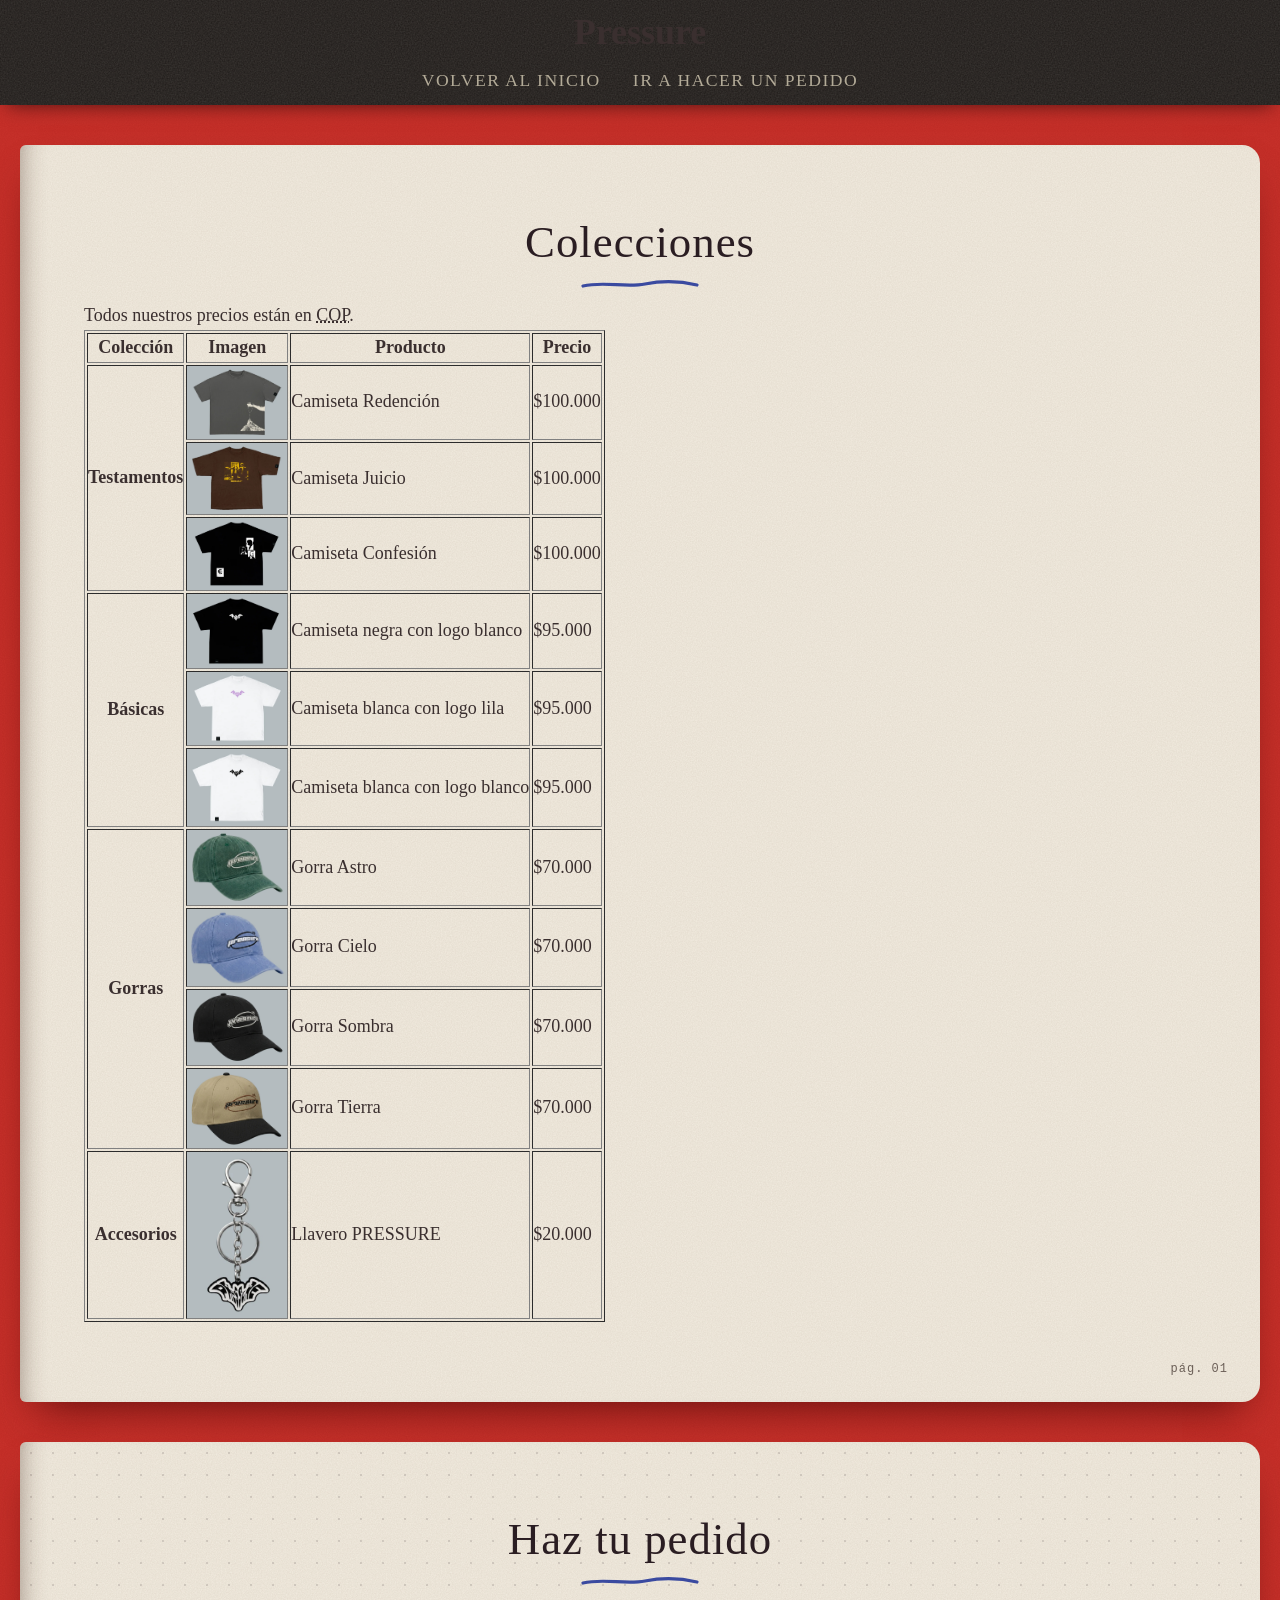
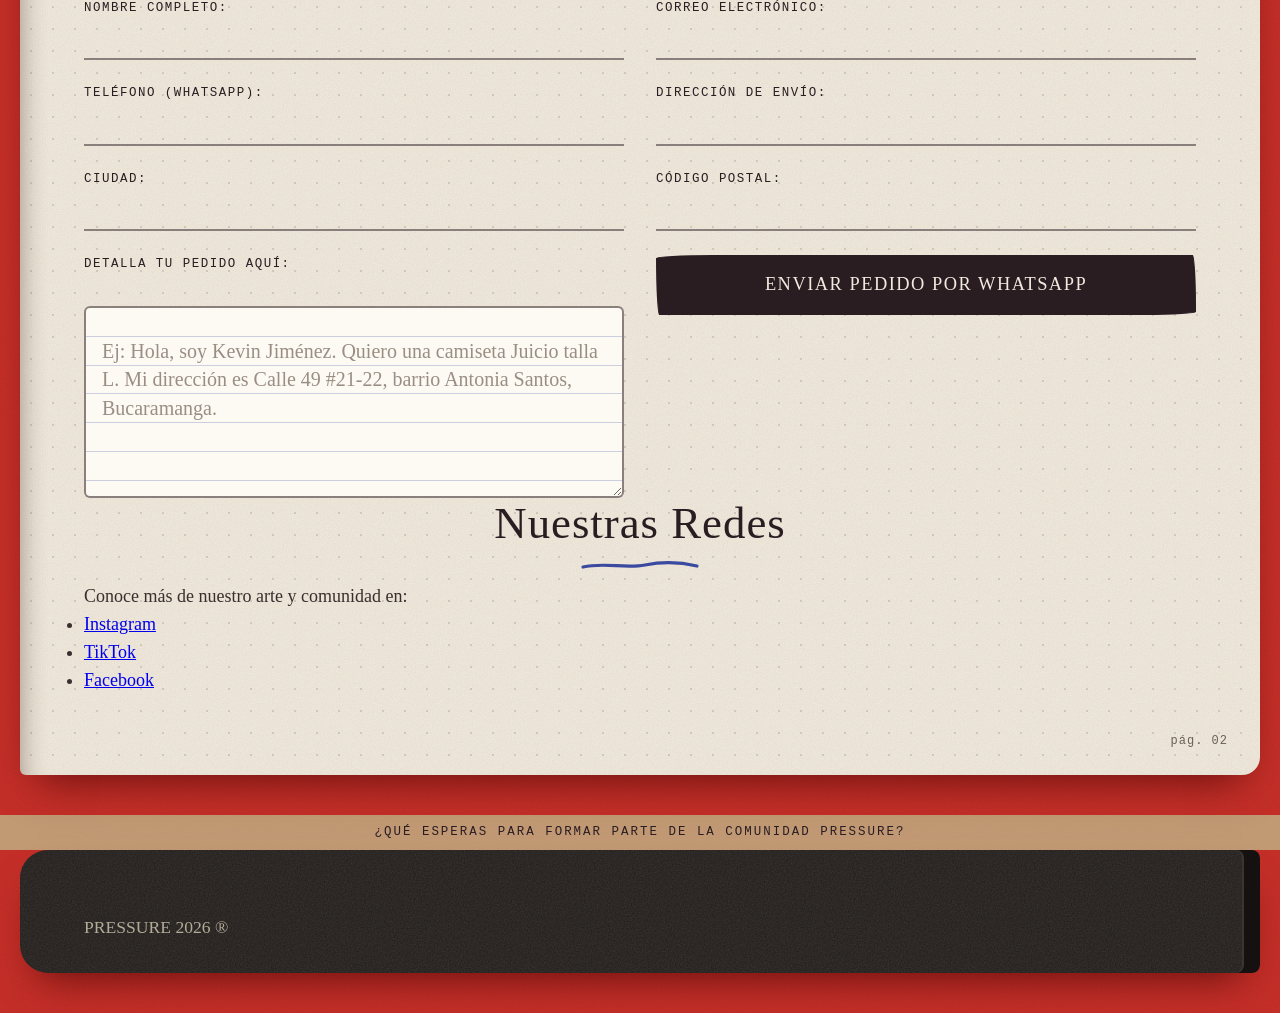
<file: Catálogo.html>
<!DOCTYPE html>
<html lang="en">
<head>
    <meta charset="UTF-8">
    <meta name="viewport" content="width=device-width, initial-scale=1.0">
    <title>Catálogo y Pedidos</title>
    <meta name="description" content="Catálogo completo de prendas y formulario de pedidos de la tienda Pressure.">
    <link rel="stylesheet" href="CSS/style.css">

</head>
<body>
    <header>
        <h1>Pressure</h1>
        <nav>
            <a href="index.html">Volver al inicio</a>
            <a href="#hacer-pedido">Ir a hacer un pedido</a>
        </nav>
    </header>

    <main>
        <section>
        <h2>Colecciones</h2>
        <p>Todos nuestros precios están en <abbr title="Pesos Colombianos">COP</abbr>.</p>
        
        <table border="1">
                <thead>
                    <tr>
                        <th>Colección</th>
                        <th>Imagen</th>
                        <th>Producto</th>
                        <th>Precio</th>

                    </tr>
                </thead>
                <tbody>
                    <tr>
                        <td rowspan="3" style="text-align: center; vertical-align: middle;"><strong>Testamentos</strong></td>

                        <td><img src="Imagenes/Camiseta Redencion.jpg" alt="Camiseta Redención" width="100"></td>
                        <td>Camiseta Redención</td>
                        <td>$100.000</td>
                    </tr>
                    <tr>
                        <td><img src="Imagenes/Camiseta Juicio.jpg" alt="Camiseta Juicio" width="100"></td>
                        <td>Camiseta Juicio</td>
                        <td>$100.000</td>
                    </tr>
                    <tr>
                        <td><img src="Imagenes/Camiseta Confesion.jpg" alt="Camiseta Confesión" width="100"></td>
                        <td>Camiseta Confesión</td>
                        <td>$100.000</td>
                    </tr>
                    <tr>
                        <td rowspan="3" style="text-align: center; vertical-align: middle;"><strong>Básicas</strong></td>
                        <td><img src="Imagenes/Camiseta basica negra (logo blanco).jpg" alt="Camiseta basica negra (logo blanco)" width="100"></td>                  
                        <td>Camiseta negra con logo blanco</td>
                        <td>$95.000</td>
                    </tr>
                    <tr>
                        <td><img src="Imagenes/Camiseta basica blanca (logo lila).jpg" alt="Camiseta basica blanca (logo lila)" width="100"></td>
                        <td>Camiseta blanca con logo lila</td>
                        <td>$95.000</td>
                    </tr>
                    <tr>
                        <td><img src="Imagenes/Camiseta basica blanca (logo negro).jpg" alt="Camiseta basica blanca (logo negro)" width="100"></td>
                        <td>Camiseta blanca con logo blanco</td>
                        <td>$95.000</td>
                    </tr>

                    <tr>
                        <td rowspan="4" style="text-align: center; vertical-align: middle;"><strong>Gorras</strong></td>
                        <td><img src="Imagenes/Gorra Astro.jpg" alt="Gorra Astro" width="100"></td> 
                        <td>Gorra Astro</td>
                        <td>$70.000</td>
                    </tr>
                    <tr>
                        <td><img src="Imagenes/Gorra Cielo.jpg" alt="Gorra Cielo" width="100"></td>
                        <td>Gorra Cielo</td>
                        <td>$70.000</td>
                    </tr>
                    <tr>
                        <td><img src="Imagenes/Gorra Sombra.jpg" alt="Gorra Sombra" width="100"></td>                       
                        <td>Gorra Sombra</td>
                        <td>$70.000</td>
                    </tr>
                    <tr>
                        <td><img src="Imagenes/Gorra Tierra.jpg" alt="Gorra Tierra" width="100"></td>
                        <td>Gorra Tierra</td>
                        <td>$70.000</td>
                    </tr>

                    <tr>
                        <td style="text-align: center; vertical-align: middle;"><strong>Accesorios</strong></td>
                        <td><img src="Imagenes/Llavero.jpg" alt="Llavero PRESSURE" width="100"></td>                    
                        <td>Llavero PRESSURE</td>
                        <td>$20.000</td>
                    </tr>
                </tbody>
            </table>
        </section>

        <section>
            <section id="hacer-pedido">
            <h2>Haz tu pedido</h2>
            <form action="https://wa.me/573133139364" method="get" target="_blank">

                <div>
                    <label for="nombre">Nombre completo:</label>
                    <input type="text" id="nombre" name="nombre" required>
                </div>

                <div>
                    <label for="correo">Correo electrónico:</label>
                    <input type="email" id="correo" name="correo" required>
                </div>

                <div>
                    <label for="telefono">Teléfono (WhatsApp):</label>
                    <input type="tel" id="telefono" name="telefono" required>
                </div>

                <div>
                    <label for="direccion">Dirección de envío:</label>
                    <input type="text" id="direccion" name="direccion" required>
                </div>

                <div>
                    <label for="ciudad">Ciudad:</label>
                    <input type="text" id="ciudad" name="ciudad" required>
                </div>

                <div>
                    <label for="direccion">Código postal:</label>
                    <input type="text" id="postal" name="postal" required>
                </div>                


                <div>
                    <label for="text">Detalla tu pedido aquí:</label><br>
                    <textarea id="mensaje" name="text" rows="5" cols="50" required placeholder="Ej: Hola, soy Kevin Jiménez. Quiero una camiseta Juicio talla L. Mi dirección es Calle 49 #21-22, barrio Antonia Santos, Bucaramanga."></textarea>
                </div>

                <div>
                    <button type="submit">Enviar pedido por WhatsApp</button>
                </div>

            </form>
        </section>

        <section>
            <h2>Nuestras Redes</h2>
            <p>Conoce más de nuestro arte y comunidad en:</p>
            <ul>
                <li><a href="https://instagram.com/lapressure__" target="_blank">Instagram</a></li>
                <li><a href="https://tiktok.com/@lapressure__" target="_blank">TikTok</a></li>
                <li><a href="https://www.facebook.com/profile.php?id=61574956738637" target="_blank">Facebook</a></li>
            </ul>
        </section>
    </main>
    
    <aside>¿Qué esperas para formar parte de la comunidad Pressure?</aside>
    <footer>PRESSURE 2026 ®</footer>

</body>
</html>
</file>
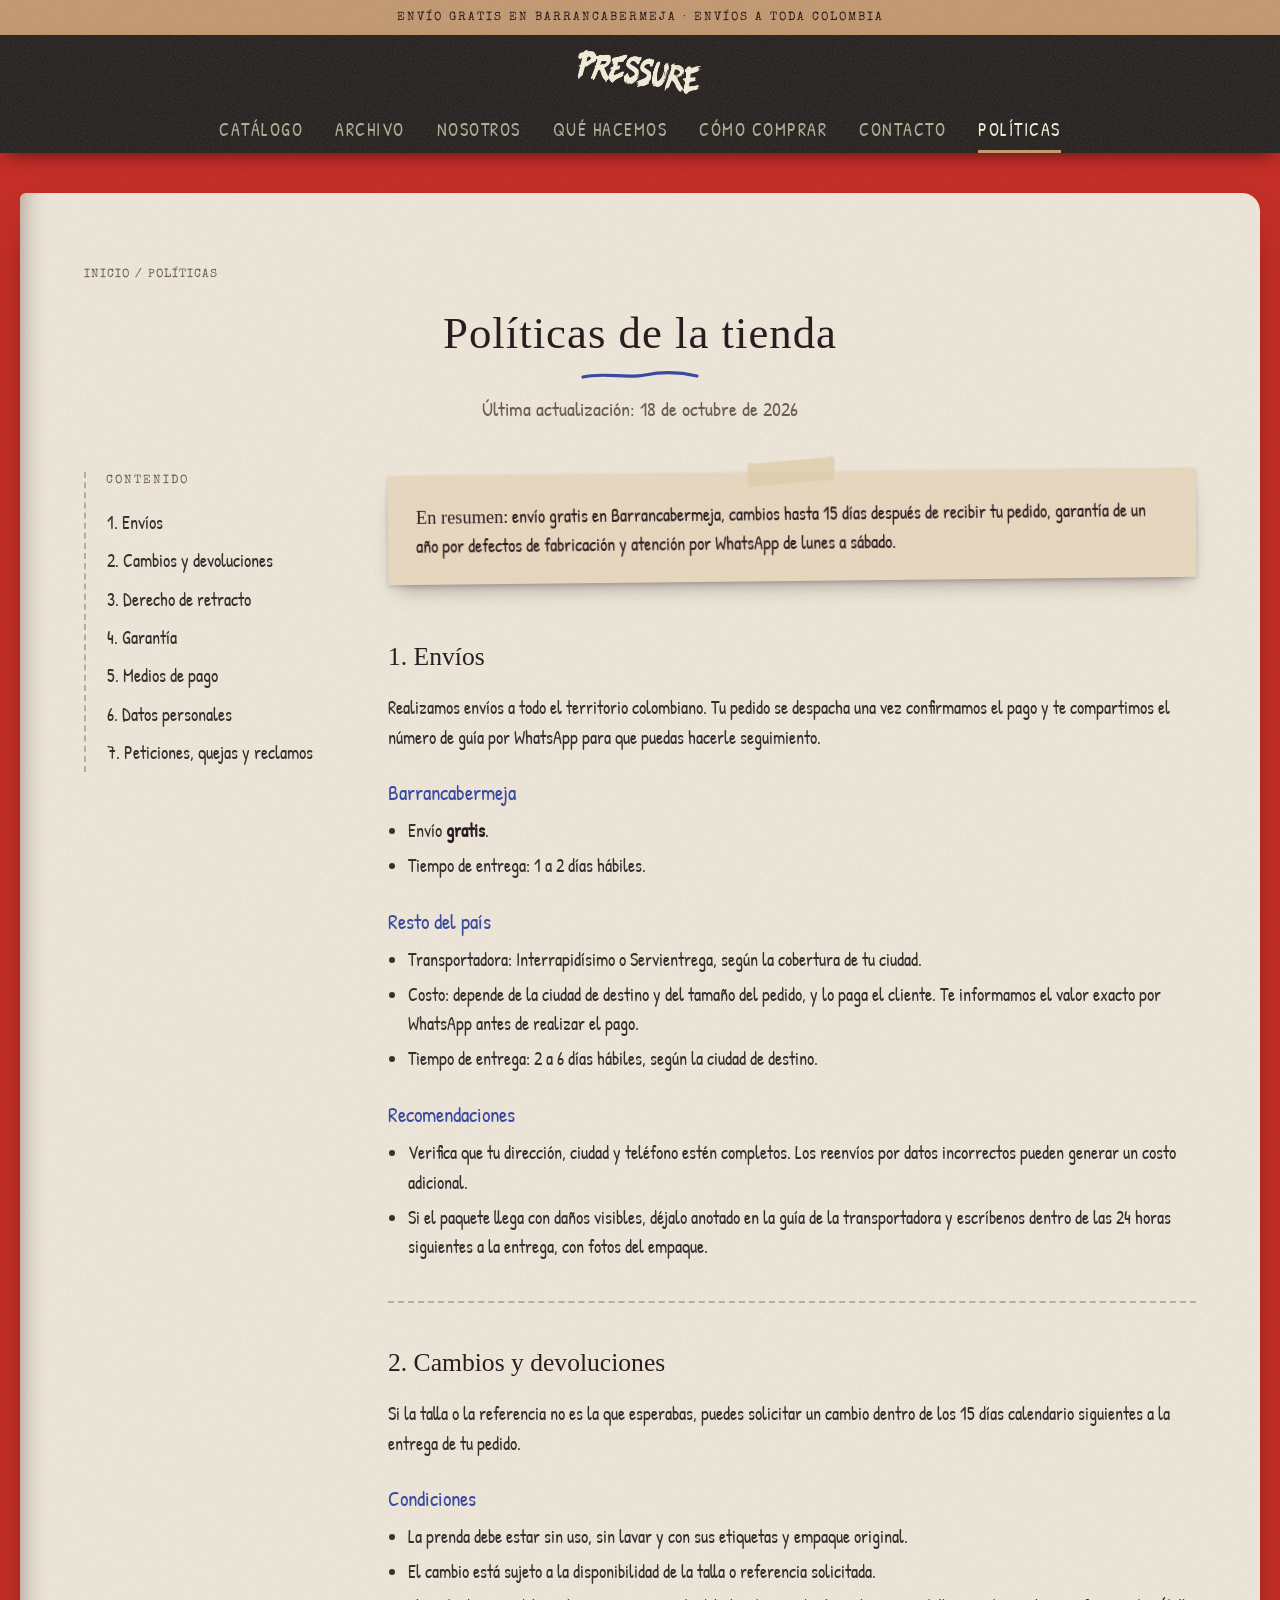
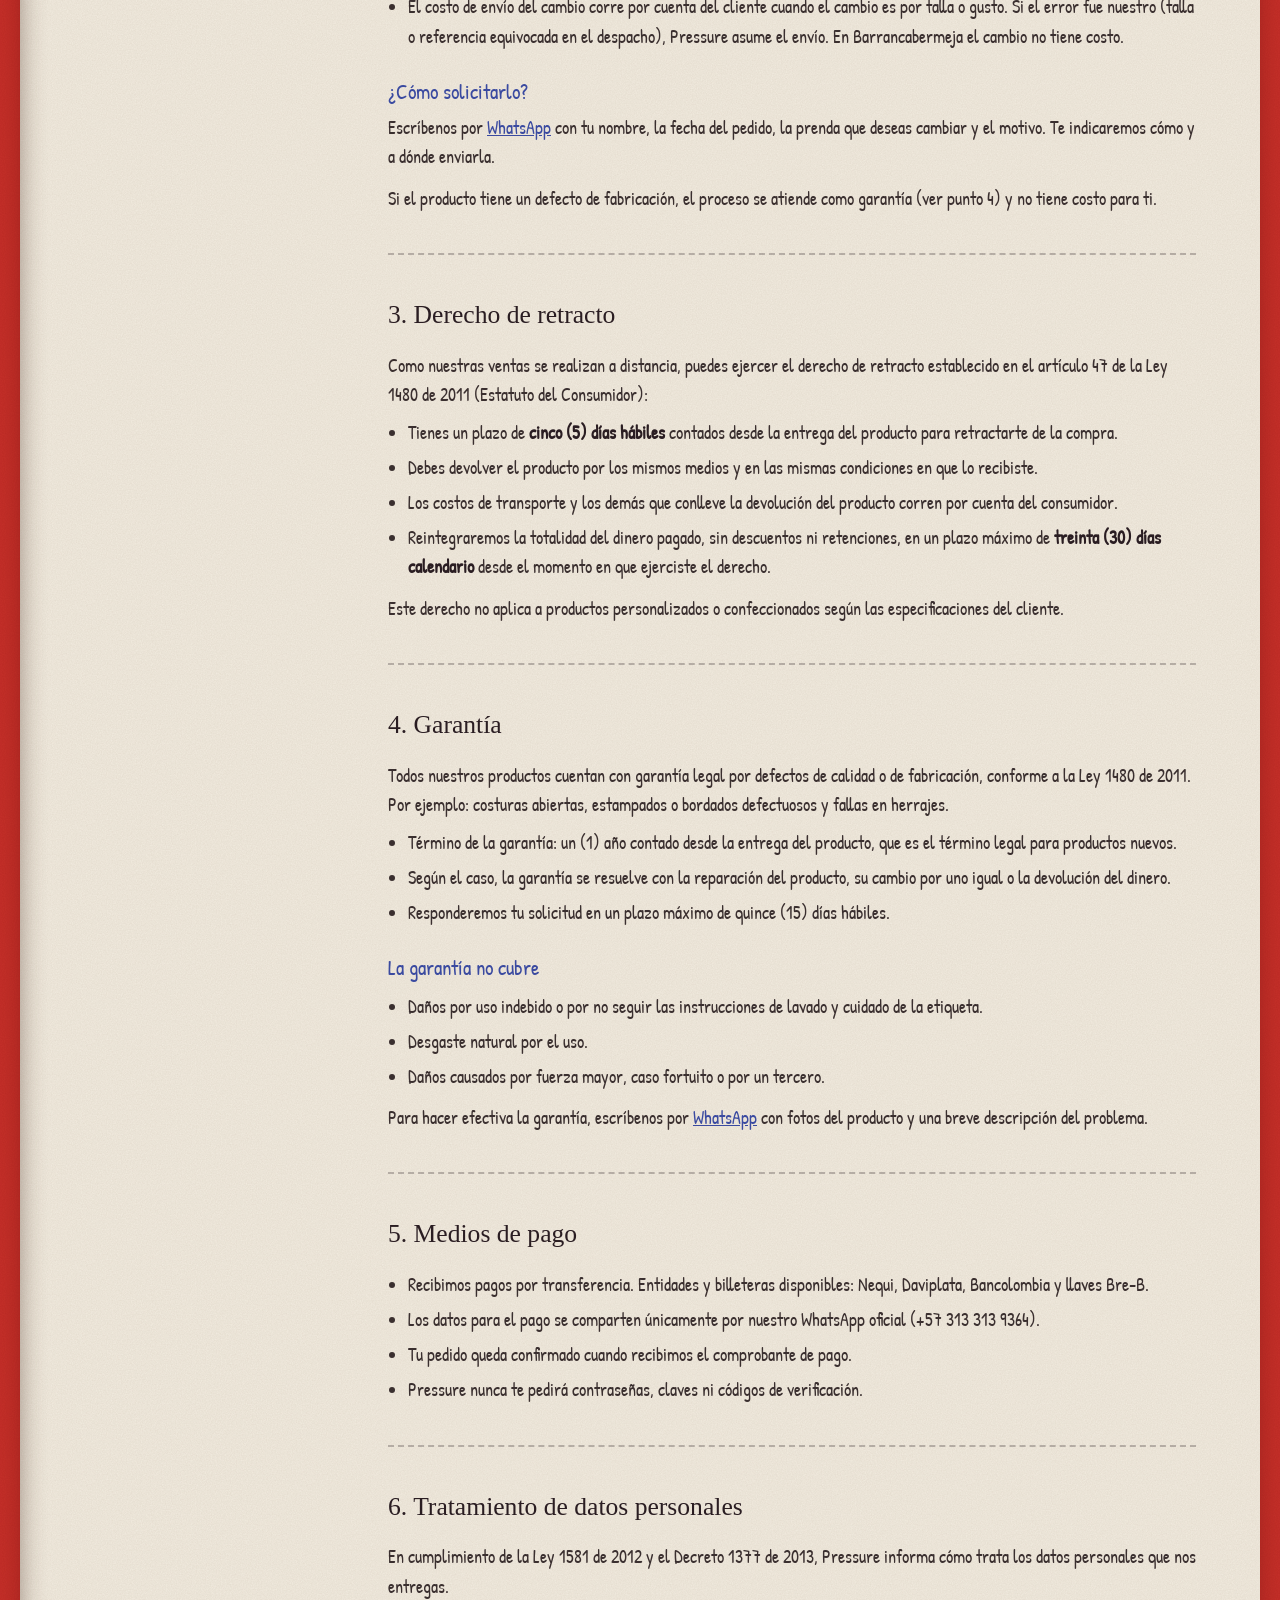
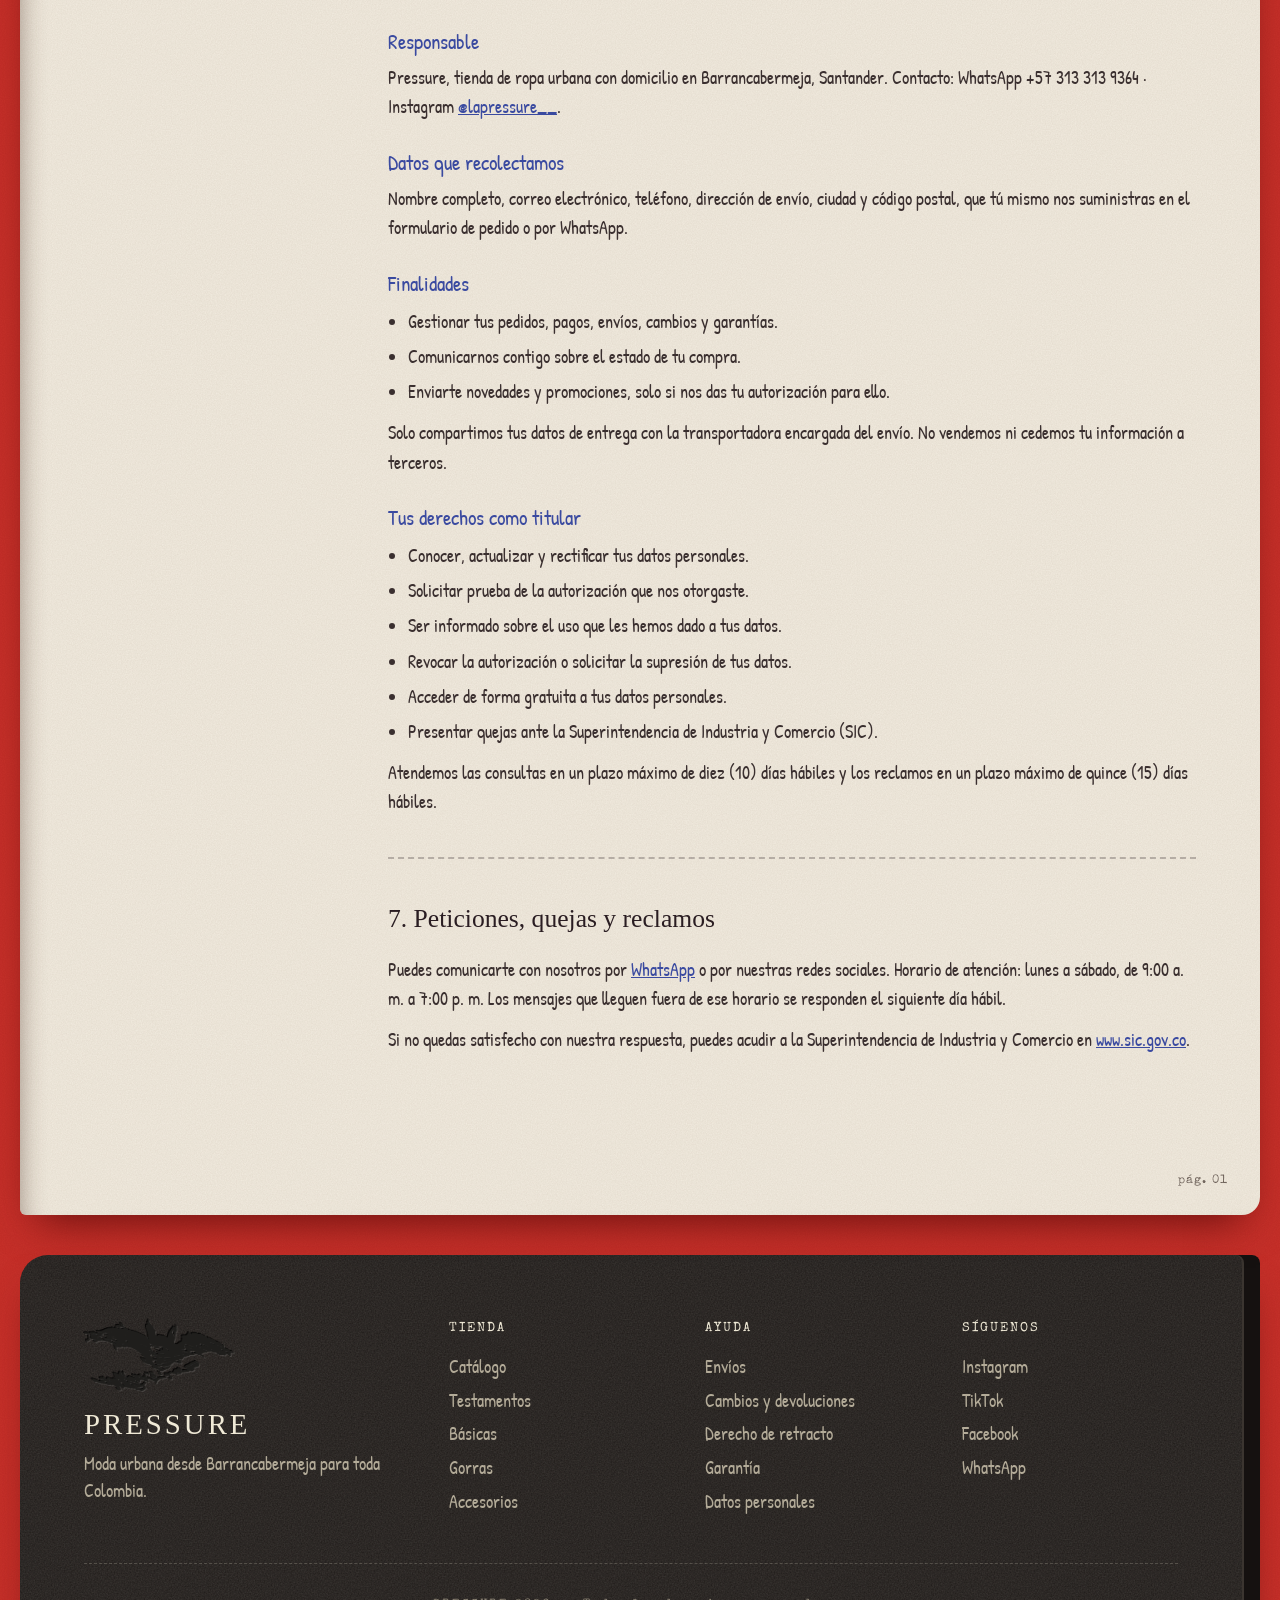
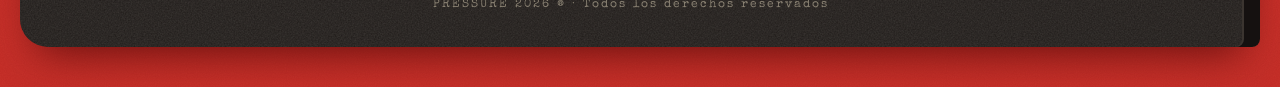
<file: Politicas.html>
<!DOCTYPE html>
<html lang="es">
<head>
    <meta charset="UTF-8">
    <meta name="viewport" content="width=device-width, initial-scale=1.0">
    <title>Políticas | Pressure</title>
    <meta name="description" content="Políticas de envíos, cambios, devoluciones, garantía y tratamiento de datos personales de la tienda Pressure.">
    <link rel="icon" type="image/png" href="Imagenes/Archivo/murcielago-boceto.png">
    <link rel="preconnect" href="https://fonts.googleapis.com">
    <link rel="preconnect" href="https://fonts.gstatic.com" crossorigin>
    <link rel="stylesheet" href="https://fonts.googleapis.com/css2?family=Patrick+Hand&family=Permanent+Marker&family=Special+Elite&display=swap">
    <link rel="stylesheet" href="CSS/style.css">
</head>
<body>

    <aside>Envío gratis en Barrancabermeja · Envíos a toda Colombia</aside>

    <header>
        <h1><a href="index.html"><img src="Imagenes/Archivo/lettering-pressure.png" alt="Pressure" width="488" height="172"></a></h1>
        <nav aria-label="Principal">
            <a href="Catalogo.html">Catálogo</a>
            <a href="index.html#archivo">Archivo</a>
            <a href="index.html#nosotros">Nosotros</a>
            <a href="index.html#que-hacemos">Qué hacemos</a>
            <a href="index.html#como-comprar">Cómo comprar</a>
            <a href="index.html#contacto">Contacto</a>
            <a href="Politicas.html" aria-current="page">Políticas</a>
        </nav>
    </header>

    <main>
        <section>
            <p class="migas"><a href="index.html">Inicio</a> / Políticas</p>
            <h2>Políticas de la tienda</h2>
            <p class="subtitulo">Última actualización: 18 de octubre de 2026</p>

            <div class="politicas">
                <nav class="politicas__indice" aria-label="Contenido">
                    <p>Contenido</p>
                    <a href="#envios">1. Envíos</a>
                    <a href="#cambios">2. Cambios y devoluciones</a>
                    <a href="#retracto">3. Derecho de retracto</a>
                    <a href="#garantia">4. Garantía</a>
                    <a href="#pagos">5. Medios de pago</a>
                    <a href="#datos">6. Datos personales</a>
                    <a href="#pqr">7. Peticiones, quejas y reclamos</a>
                </nav>

                <div>
                    <p class="aviso"><strong>En resumen:</strong> envío gratis en Barrancabermeja, cambios hasta 15 días después de recibir tu pedido, garantía de un año por defectos de fabricación y atención por WhatsApp de lunes a sábado.</p>

                    <article id="envios" class="politica">
                        <h3>1. Envíos</h3>
                        <p>Realizamos envíos a todo el territorio colombiano. Tu pedido se despacha una vez confirmamos el pago y te compartimos el número de guía por WhatsApp para que puedas hacerle seguimiento.</p>
                        <h4>Barrancabermeja</h4>
                        <ul>
                            <li>Envío <strong>gratis</strong>.</li>
                            <li>Tiempo de entrega: 1 a 2 días hábiles.</li>
                        </ul>
                        <h4>Resto del país</h4>
                        <ul>
                            <li>Transportadora: Interrapidísimo o Servientrega, según la cobertura de tu ciudad.</li>
                            <li>Costo: depende de la ciudad de destino y del tamaño del pedido, y lo paga el cliente. Te informamos el valor exacto por WhatsApp antes de realizar el pago.</li>
                            <li>Tiempo de entrega: 2 a 6 días hábiles, según la ciudad de destino.</li>
                        </ul>
                        <h4>Recomendaciones</h4>
                        <ul>
                            <li>Verifica que tu dirección, ciudad y teléfono estén completos. Los reenvíos por datos incorrectos pueden generar un costo adicional.</li>
                            <li>Si el paquete llega con daños visibles, déjalo anotado en la guía de la transportadora y escríbenos dentro de las 24 horas siguientes a la entrega, con fotos del empaque.</li>
                        </ul>
                    </article>

                    <article id="cambios" class="politica">
                        <h3>2. Cambios y devoluciones</h3>
                        <p>Si la talla o la referencia no es la que esperabas, puedes solicitar un cambio dentro de los 15 días calendario siguientes a la entrega de tu pedido.</p>
                        <h4>Condiciones</h4>
                        <ul>
                            <li>La prenda debe estar sin uso, sin lavar y con sus etiquetas y empaque original.</li>
                            <li>El cambio está sujeto a la disponibilidad de la talla o referencia solicitada.</li>
                            <li>El costo de envío del cambio corre por cuenta del cliente cuando el cambio es por talla o gusto. Si el error fue nuestro (talla o referencia equivocada en el despacho), Pressure asume el envío. En Barrancabermeja el cambio no tiene costo.</li>
                        </ul>
                        <h4>¿Cómo solicitarlo?</h4>
                        <p>Escríbenos por <a href="https://wa.me/573133139364" target="_blank" rel="noopener">WhatsApp</a> con tu nombre, la fecha del pedido, la prenda que deseas cambiar y el motivo. Te indicaremos cómo y a dónde enviarla.</p>
                        <p>Si el producto tiene un defecto de fabricación, el proceso se atiende como garantía (ver punto 4) y no tiene costo para ti.</p>
                    </article>

                    <article id="retracto" class="politica">
                        <h3>3. Derecho de retracto</h3>
                        <p>Como nuestras ventas se realizan a distancia, puedes ejercer el derecho de retracto establecido en el artículo 47 de la Ley 1480 de 2011 (Estatuto del Consumidor):</p>
                        <ul>
                            <li>Tienes un plazo de <strong>cinco (5) días hábiles</strong> contados desde la entrega del producto para retractarte de la compra.</li>
                            <li>Debes devolver el producto por los mismos medios y en las mismas condiciones en que lo recibiste.</li>
                            <li>Los costos de transporte y los demás que conlleve la devolución del producto corren por cuenta del consumidor.</li>
                            <li>Reintegraremos la totalidad del dinero pagado, sin descuentos ni retenciones, en un plazo máximo de <strong>treinta (30) días calendario</strong> desde el momento en que ejerciste el derecho.</li>
                        </ul>
                        <p>Este derecho no aplica a productos personalizados o confeccionados según las especificaciones del cliente.</p>
                    </article>

                    <article id="garantia" class="politica">
                        <h3>4. Garantía</h3>
                        <p>Todos nuestros productos cuentan con garantía legal por defectos de calidad o de fabricación, conforme a la Ley 1480 de 2011. Por ejemplo: costuras abiertas, estampados o bordados defectuosos y fallas en herrajes.</p>
                        <ul>
                            <li>Término de la garantía: un (1) año contado desde la entrega del producto, que es el término legal para productos nuevos.</li>
                            <li>Según el caso, la garantía se resuelve con la reparación del producto, su cambio por uno igual o la devolución del dinero.</li>
                            <li>Responderemos tu solicitud en un plazo máximo de quince (15) días hábiles.</li>
                        </ul>
                        <h4>La garantía no cubre</h4>
                        <ul>
                            <li>Daños por uso indebido o por no seguir las instrucciones de lavado y cuidado de la etiqueta.</li>
                            <li>Desgaste natural por el uso.</li>
                            <li>Daños causados por fuerza mayor, caso fortuito o por un tercero.</li>
                        </ul>
                        <p>Para hacer efectiva la garantía, escríbenos por <a href="https://wa.me/573133139364" target="_blank" rel="noopener">WhatsApp</a> con fotos del producto y una breve descripción del problema.</p>
                    </article>

                    <article id="pagos" class="politica">
                        <h3>5. Medios de pago</h3>
                        <ul>
                            <li>Recibimos pagos por transferencia. Entidades y billeteras disponibles: Nequi, Daviplata, Bancolombia y llaves Bre-B.</li>
                            <li>Los datos para el pago se comparten únicamente por nuestro WhatsApp oficial (+57 313 313 9364).</li>
                            <li>Tu pedido queda confirmado cuando recibimos el comprobante de pago.</li>
                            <li>Pressure nunca te pedirá contraseñas, claves ni códigos de verificación.</li>
                        </ul>
                    </article>

                    <article id="datos" class="politica">
                        <h3>6. Tratamiento de datos personales</h3>
                        <p>En cumplimiento de la Ley 1581 de 2012 y el Decreto 1377 de 2013, Pressure informa cómo trata los datos personales que nos entregas.</p>
                        <h4>Responsable</h4>
                        <p>Pressure, tienda de ropa urbana con domicilio en Barrancabermeja, Santander. Contacto: WhatsApp +57 313 313 9364 · Instagram <a href="https://instagram.com/lapressure__" target="_blank" rel="noopener">@lapressure__</a>.</p>
                        <h4>Datos que recolectamos</h4>
                        <p>Nombre completo, correo electrónico, teléfono, dirección de envío, ciudad y código postal, que tú mismo nos suministras en el formulario de pedido o por WhatsApp.</p>
                        <h4>Finalidades</h4>
                        <ul>
                            <li>Gestionar tus pedidos, pagos, envíos, cambios y garantías.</li>
                            <li>Comunicarnos contigo sobre el estado de tu compra.</li>
                            <li>Enviarte novedades y promociones, solo si nos das tu autorización para ello.</li>
                        </ul>
                        <p>Solo compartimos tus datos de entrega con la transportadora encargada del envío. No vendemos ni cedemos tu información a terceros.</p>
                        <h4>Tus derechos como titular</h4>
                        <ul>
                            <li>Conocer, actualizar y rectificar tus datos personales.</li>
                            <li>Solicitar prueba de la autorización que nos otorgaste.</li>
                            <li>Ser informado sobre el uso que les hemos dado a tus datos.</li>
                            <li>Revocar la autorización o solicitar la supresión de tus datos.</li>
                            <li>Acceder de forma gratuita a tus datos personales.</li>
                            <li>Presentar quejas ante la Superintendencia de Industria y Comercio (SIC).</li>
                        </ul>
                        <p>Atendemos las consultas en un plazo máximo de diez (10) días hábiles y los reclamos en un plazo máximo de quince (15) días hábiles.</p>
                    </article>

                    <article id="pqr" class="politica">
                        <h3>7. Peticiones, quejas y reclamos</h3>
                        <p>Puedes comunicarte con nosotros por <a href="https://wa.me/573133139364" target="_blank" rel="noopener">WhatsApp</a> o por nuestras redes sociales. Horario de atención: lunes a sábado, de 9:00 a. m. a 7:00 p. m. Los mensajes que lleguen fuera de ese horario se responden el siguiente día hábil.</p>
                        <p>Si no quedas satisfecho con nuestra respuesta, puedes acudir a la Superintendencia de Industria y Comercio en <a href="https://www.sic.gov.co" target="_blank" rel="noopener">www.sic.gov.co</a>.</p>
                    </article>
                </div>
            </div>
        </section>
    </main>

    <footer>
        <div class="footer__columnas">
            <div>
                <img class="footer__murcielago" src="Imagenes/Archivo/murcielago-marca.png" alt="" width="354" height="171" loading="lazy">
                <p class="footer__logo">PRESSURE</p>
                <p>Moda urbana desde Barrancabermeja para toda Colombia.</p>
            </div>
            <div>
                <h3>Tienda</h3>
                <ul>
                    <li><a href="Catalogo.html">Catálogo</a></li>
                    <li><a href="Catalogo.html#testamentos">Testamentos</a></li>
                    <li><a href="Catalogo.html#basicas">Básicas</a></li>
                    <li><a href="Catalogo.html#gorras">Gorras</a></li>
                    <li><a href="Catalogo.html#accesorios">Accesorios</a></li>
                </ul>
            </div>
            <div>
                <h3>Ayuda</h3>
                <ul>
                    <li><a href="Politicas.html#envios">Envíos</a></li>
                    <li><a href="Politicas.html#cambios">Cambios y devoluciones</a></li>
                    <li><a href="Politicas.html#retracto">Derecho de retracto</a></li>
                    <li><a href="Politicas.html#garantia">Garantía</a></li>
                    <li><a href="Politicas.html#datos">Datos personales</a></li>
                </ul>
            </div>
            <div>
                <h3>Síguenos</h3>
                <ul>
                    <li><a href="https://instagram.com/lapressure__" target="_blank" rel="noopener">Instagram</a></li>
                    <li><a href="https://tiktok.com/@lapressure__" target="_blank" rel="noopener">TikTok</a></li>
                    <li><a href="https://www.facebook.com/profile.php?id=61574956738637" target="_blank" rel="noopener">Facebook</a></li>
                    <li><a href="https://wa.me/573133139364" target="_blank" rel="noopener">WhatsApp</a></li>
                </ul>
            </div>
        </div>
        <p class="footer__legal">PRESSURE 2026 ® · Todos los derechos reservados</p>
    </footer>

</body>
</html>
</file>
<file: CSS/style.css>
/* Paleta tomada de las fotos del cuaderno "Pressure Archive" que envió el cliente */
:root {
    --color-mesa: #c8322b;          /* rojo de la mesa sobre la que se fotografió el cuaderno */
    --color-portada: #1f1b19;       /* negro de las tapas */
    --color-portada-lomo: #151110;
    --color-hoja: #f1ebdf;          /* crema de las hojas */
    --color-hoja-linea: rgba(42, 29, 34, 0.28);
    --color-foto: #fdfaf3;          /* papel de las fotos pegadas */
    --color-cinta: rgba(222, 205, 170, 0.82);
    --color-tinta: #2a1d22;         /* tinta del lapicero de las ilustraciones */
    --color-texto: #3a2f2f;
    --color-texto-suave: #6b5f57;
    --color-azul: #3a4aa0;          /* marcador azul */
    --color-verde: #2f5a3f;         /* marcador verde */
    --color-kraft: #c49a73;         /* marcador piel / kraft */
    --color-kraft-oscuro: #8a6440;
    --color-tiza: #efe9d6;          /* pintura crema de la portada */
    --color-tiza-suave: #b3ab98;
    --color-acento: var(--color-tinta);
    --color-producto: #b4bcbf;      /* mismo gris del fondo de las fotos de producto */

    --fuente-titulos: 'Permanent Marker', 'Comic Sans MS', cursive;
    --fuente-base: 'Patrick Hand', 'Comic Sans MS', cursive;
    --fuente-archivo: 'Special Elite', 'Courier New', monospace;

    /* Bordes irregulares, como un recuadro dibujado a mano */
    --borde-mano: 255px 15px 225px 15px / 15px 225px 15px 255px;
    --sombra-hoja: 0 22px 40px -18px rgba(60, 0, 0, 0.7);
    --sombra-foto: 0 2px 4px rgba(42, 29, 34, 0.18), 0 12px 20px -10px rgba(42, 29, 34, 0.4);

    /* Grano de papel, de cartón y de la mesa generado con un filtro SVG */
    --textura-papel: url("data:image/svg+xml,%3Csvg xmlns='http://www.w3.org/2000/svg' width='220' height='220'%3E%3Cfilter id='r'%3E%3CfeTurbulence type='fractalNoise' baseFrequency='.8' numOctaves='3' stitchTiles='stitch'/%3E%3CfeColorMatrix values='0 0 0 0 .35 0 0 0 0 .26 0 0 0 0 .18 0 0 0 .16 0'/%3E%3C/filter%3E%3Crect width='100%25' height='100%25' filter='url(%23r)'/%3E%3C/svg%3E");
    --textura-portada: url("data:image/svg+xml,%3Csvg xmlns='http://www.w3.org/2000/svg' width='220' height='220'%3E%3Cfilter id='r'%3E%3CfeTurbulence type='fractalNoise' baseFrequency='.7' numOctaves='3' stitchTiles='stitch'/%3E%3CfeColorMatrix values='0 0 0 0 1 0 0 0 0 .95 0 0 0 0 .85 0 0 0 .12 0'/%3E%3C/filter%3E%3Crect width='100%25' height='100%25' filter='url(%23r)'/%3E%3C/svg%3E");
    --textura-mesa: url("data:image/svg+xml,%3Csvg xmlns='http://www.w3.org/2000/svg' width='220' height='220'%3E%3Cfilter id='r'%3E%3CfeTurbulence type='fractalNoise' baseFrequency='.9' numOctaves='2' stitchTiles='stitch'/%3E%3CfeColorMatrix values='0 0 0 0 .25 0 0 0 0 0 0 0 0 0 0 0 0 0 .14 0'/%3E%3C/filter%3E%3Crect width='100%25' height='100%25' filter='url(%23r)'/%3E%3C/svg%3E");
    --subrayado: url("data:image/svg+xml,%3Csvg xmlns='http://www.w3.org/2000/svg' viewBox='0 0 120 12'%3E%3Cpath d='M3 8C25 3 45 10 65 6s35-3 52 1' fill='none' stroke='%233a4aa0' stroke-width='3.2' stroke-linecap='round'/%3E%3C/svg%3E");

    --ancho-max: 1240px;
    --margen-lateral: max(1.25rem, calc((100% - var(--ancho-max)) / 2));
    --ancho-hoja: min(100% - 2.5rem, var(--ancho-max));
    --transicion: 0.25s ease;
}

* {
    margin: 0;
    padding: 0;
    box-sizing: border-box;
}

html {
    scroll-behavior: smooth;
    scroll-padding-top: 8rem; /* el header fijo no tapa las secciones al navegar con anclas */
}

/* Conflicto 1: gana body por tener etiqueta contra el * */
body {
    font-family: var(--fuente-base);
    font-size: 1.125rem;
    background-color: var(--color-mesa);
    background-image: var(--textura-mesa);
    color: var(--color-texto);
    line-height: 1.55;
    display: flex;
    flex-direction: column;
    min-height: 100vh;
    overflow-wrap: break-word;
    -webkit-font-smoothing: antialiased;
}

img {
    display: block;
    max-width: 100%;
}

::selection {
    background-color: var(--color-azul);
    color: var(--color-hoja);
}

a:focus-visible,
button:focus-visible,
input:focus-visible,
textarea:focus-visible {
    outline: 3px dashed var(--color-azul);
    outline-offset: 3px;
}

/* En las tapas negras el azul no se ve: el foco pasa a color kraft */
header a:focus-visible,
footer a:focus-visible,
.hero a:focus-visible,
.pedido__info a:focus-visible {
    outline-color: var(--color-kraft);
}

/* ---------- Barra de anuncio: tira de cinta kraft ---------- */

aside {
    background-color: var(--color-kraft);
    background-image: var(--textura-papel);
    color: var(--color-tinta);
    text-align: center;
    padding: 0.5rem 1rem;
    font-family: var(--fuente-archivo);
    font-size: 0.78rem;
    text-transform: uppercase;
    letter-spacing: 2px;
}

/* ---------- Encabezado: tapa negra del cuaderno ---------- */

header {
    position: sticky;
    top: 0;
    z-index: 50;
    background-color: var(--color-portada);
    background-image: var(--textura-portada);
    box-shadow: 0 8px 18px -8px rgba(0, 0, 0, 0.6);
    padding: 0.9rem var(--margen-lateral) 0;
    text-align: center;
}

header h1 {
    margin-bottom: 0.5rem;
    line-height: 1;
}

header h1 a {
    display: inline-block;
    color: var(--color-tiza);
    text-decoration: none;
}

header h1 img {
    height: 2.75rem;
    width: auto;
}

header nav {
    display: flex;
    justify-content: center;
    gap: 2rem;
    overflow-x: auto;
    scrollbar-width: none;
}

header nav a {
    display: block;
    padding: 0.55rem 0 0.45rem;
    color: var(--color-tiza-suave);
    text-decoration: none;
    font-size: 1.1rem;
    text-transform: uppercase;
    letter-spacing: 1.5px;
    white-space: nowrap;
    border-bottom: 3px solid transparent;
    transition: color var(--transicion), border-color var(--transicion);
}

header nav a:hover,
header nav a[aria-current="page"] {
    color: var(--color-tiza);
    border-bottom-color: var(--color-kraft);
}

/* ---------- Hojas del cuaderno ---------- */

main {
    flex: 1;
    padding-top: 2.5rem;
    counter-reset: pagina;
}

/* Cada sección de <main> es una hoja crema puesta sobre la mesa roja */
main > section {
    position: relative;
    width: var(--ancho-hoja);
    margin: 0 auto 2.5rem;
    padding: 4.5rem 4rem 5rem;
    background-color: var(--color-hoja);
    background-image: var(--textura-papel);
    border-radius: 6px 18px 18px 6px;
    /* sombra interna a la izquierda: el pliegue de la costura */
    box-shadow: inset 24px 0 26px -24px rgba(60, 30, 20, 0.45), var(--sombra-hoja);
}

/* Hojas alternas: las secciones pares de <main> son hojas punteadas */
main > section:nth-of-type(even) {
    background-image: radial-gradient(circle, rgba(42, 29, 34, 0.14) 1px, transparent 1.5px),
                      var(--textura-papel);
    background-size: 22px 22px, auto;
}

/* Número de página escrito a máquina en la esquina inferior (la portada no cuenta) */
main > section:not(.hero) {
    counter-increment: pagina;
}

main > section:not(.hero)::after {
    content: "pág. " counter(pagina, decimal-leading-zero);
    position: absolute;
    right: 2rem;
    bottom: 1.5rem;
    font-family: var(--fuente-archivo);
    font-size: 0.75rem;
    letter-spacing: 1px;
    color: var(--color-texto-suave);
}

/* Conflicto 2: gana section h2 por especificidad contra h2 general */
h2 { color: #888888; }

section h2 {
    color: var(--color-acento);
    text-align: center;
    margin-bottom: 0.75rem;
    font-family: var(--fuente-titulos);
    font-size: clamp(1.9rem, 4vw, 2.8rem);
    font-weight: normal;
    line-height: 1.15;
    letter-spacing: 1px;
}

/* Subrayado de marcador azul hecho a mano */
section h2::after {
    content: "";
    display: block;
    width: 120px;
    height: 12px;
    background-image: var(--subrayado);
    background-repeat: no-repeat;
    background-size: contain;
    margin: 0.6rem auto 0 auto;
}

.subtitulo {
    text-align: center;
    color: var(--color-texto-suave);
    font-size: 1.25rem;
    max-width: 680px;
    margin: 0 auto 3rem auto;
}

.migas {
    font-family: var(--fuente-archivo);
    font-size: 0.78rem;
    letter-spacing: 1px;
    text-transform: uppercase;
    color: var(--color-texto-suave);
    margin-bottom: 1.5rem;
}

.migas a {
    color: inherit;
    text-decoration: none;
}

.migas a:hover {
    color: var(--color-azul);
}

.centrado {
    text-align: center;
    margin-top: 3.5rem;
}

/* Trozo de cinta de enmascarar que "pega" fotos y notas a la hoja */
.categoria-tile::before,
.tarjeta-prenda::before,
.foto::before,
.testimonio::before,
.aviso::before {
    content: "";
    position: absolute;
    top: -0.8rem;
    left: 50%;
    z-index: 2;
    width: 5.5rem;
    height: 1.6rem;
    background-color: var(--color-cinta);
    box-shadow: 0 1px 2px rgba(42, 29, 34, 0.15);
    transform: translateX(-50%) rotate(-4deg);
    clip-path: polygon(0 10%, 4% 0, 9% 8%, 92% 4%, 97% 0, 100% 12%, 98% 90%, 94% 100%, 89% 92%, 6% 96%, 2% 100%, 0 88%);
}

/* ---------- Botones: recuadros de marcador ---------- */

.boton,
button {
    display: inline-block;
    padding: 0.75rem 2rem;
    background-color: var(--color-tinta);
    color: var(--color-hoja);
    border: 2px solid var(--color-tinta);
    border-radius: var(--borde-mano);
    font-family: var(--fuente-base);
    font-size: 1.15rem;
    line-height: 1.3;
    text-transform: uppercase;
    letter-spacing: 1.5px;
    text-decoration: none;
    text-align: center;
    cursor: pointer;
    transition: background-color var(--transicion), color var(--transicion), border-color var(--transicion), transform var(--transicion);
}

.boton:hover,
button:hover {
    background-color: var(--color-azul);
    border-color: var(--color-azul);
    color: var(--color-hoja);
    transform: rotate(-1.5deg);
}

.boton--contorno {
    background-color: transparent;
    color: var(--color-tinta);
}

.boton--contorno:hover {
    background-color: var(--color-tinta);
    border-color: var(--color-tinta);
    color: var(--color-hoja);
}

.boton--claro {
    background-color: var(--color-tiza);
    color: var(--color-tinta);
    border-color: var(--color-tiza);
}

.boton--claro:hover {
    background-color: var(--color-kraft);
    border-color: var(--color-kraft);
    color: var(--color-tinta);
}

.boton--contorno-claro {
    background-color: transparent;
    color: var(--color-tiza);
    border-color: var(--color-tiza);
}

.boton--contorno-claro:hover {
    background-color: var(--color-tiza);
    border-color: var(--color-tiza);
    color: var(--color-tinta);
}

/* ---------- Portada: la tapa negra del cuaderno ---------- */

.hero {
    min-height: min(82vh, 720px);
    display: flex;
    flex-direction: column;
    align-items: center;
    justify-content: center;
    text-align: center;
    padding-left: calc(4rem + 18px);
    background-color: var(--color-portada);
    background-image: var(--textura-portada);
    color: var(--color-tiza);
    border-radius: 8px 28px 28px 8px;
    /* lomo cosido a la izquierda */
    box-shadow: inset 16px 0 0 var(--color-portada-lomo), inset 18px 0 0 #3b3530, var(--sombra-hoja);
}

.hero__portada {
    display: flex;
    align-items: center;
    justify-content: center;
    gap: 1rem 2rem;
    margin-bottom: 2.75rem;
}

.hero__murcielago {
    width: clamp(120px, 20vw, 250px);
    height: auto;
    transform: rotate(-4deg);
}

.hero__lettering img:first-child {
    width: clamp(180px, 32vw, 420px);
    height: auto;
}

.hero__lettering img:last-child {
    width: clamp(110px, 18vw, 230px);
    height: auto;
    margin: 0.5rem auto 0;
}

.hero__antetitulo {
    font-family: var(--fuente-archivo);
    font-size: 0.8rem;
    letter-spacing: 4px;
    text-transform: uppercase;
    color: var(--color-tiza-suave);
    margin-bottom: 1rem;
}

.hero h2 {
    color: var(--color-tiza);
    font-size: clamp(2.1rem, 5.5vw, 4rem);
    line-height: 1.05;
    margin-bottom: 1.1rem;
}

.hero h2::after {
    display: none;
}

.hero__descripcion {
    color: #d8d1bf;
    font-size: 1.3rem;
    max-width: 560px;
    margin-bottom: 2.25rem;
}

.hero__acciones {
    display: flex;
    flex-wrap: wrap;
    justify-content: center;
    gap: 1rem;
}

.hero__fecha {
    margin-top: 3rem;
    font-family: var(--fuente-titulos);
    font-size: clamp(1.3rem, 3vw, 1.9rem);
    letter-spacing: 2px;
    color: var(--color-tiza);
    transform: rotate(-2deg);
}

/* ---------- Archivo de octubre (campaña del cliente) ---------- */

.archivo__fotos {
    display: grid;
    grid-template-columns: repeat(4, minmax(0, 1fr));
    gap: 3rem 2rem;
    padding-top: 1rem;
}

.foto {
    position: relative;
    background-color: var(--color-foto);
    padding: 0.65rem 0.65rem 0;
    box-shadow: var(--sombra-foto);
    transform: rotate(var(--giro, 0deg));
    transition: transform var(--transicion);
}

.foto:nth-child(1) { --giro: -2.5deg; }
.foto:nth-child(2) { --giro: 1.8deg; }
.foto:nth-child(3) { --giro: -1.2deg; }
.foto:nth-child(4) { --giro: 2.4deg; }

.foto:hover {
    transform: rotate(0deg) scale(1.03);
    z-index: 3;
}

.foto img {
    width: 100%;
    height: auto;
    aspect-ratio: 3 / 4;
    object-fit: cover;
}

.foto figcaption {
    padding: 0.7rem 0.25rem 0.9rem;
    text-align: center;
    font-size: 1.15rem;
    line-height: 1.3;
    color: var(--color-tinta);
}

.foto figcaption span {
    display: block;
    font-family: var(--fuente-archivo);
    font-size: 0.7rem;
    letter-spacing: 2px;
    color: var(--color-texto-suave);
}

.archivo__cierre {
    display: flex;
    flex-direction: column;
    align-items: center;
    gap: 1.25rem;
    margin-top: 4rem;
    text-align: center;
}

.archivo__lettering {
    width: min(100%, 380px);
    height: auto;
}

.archivo__cierre p {
    font-family: var(--fuente-titulos);
    font-size: 1.4rem;
    color: var(--color-tinta);
}

/* ---------- Categorías: fotos pegadas con etiqueta ---------- */

.categorias {
    display: grid;
    grid-template-columns: repeat(4, minmax(0, 1fr));
    gap: 2.5rem 1.75rem;
    padding-top: 1rem;
}

.categoria-tile {
    position: relative;
    display: block;
    background-color: var(--color-foto);
    padding: 0.6rem 0.6rem 0;
    box-shadow: var(--sombra-foto);
    text-decoration: none;
    transform: rotate(var(--giro, 0deg));
    transition: transform var(--transicion);
}

.categoria-tile:nth-child(odd) { --giro: -1.5deg; }
.categoria-tile:nth-child(even) { --giro: 1.2deg; }

.categoria-tile:hover {
    transform: rotate(0deg) translateY(-6px);
}

.categoria-tile img {
    width: 100%;
    height: auto;
    aspect-ratio: 3 / 4;
    object-fit: contain;
    background-color: var(--color-producto);
}

.categoria-tile span {
    display: block;
    padding: 0.7rem 0.25rem 0.85rem;
    text-align: center;
    font-family: var(--fuente-titulos);
    font-size: 1.25rem;
    color: var(--color-tinta);
}

/* ---------- Tarjetas de producto: fotos pegadas en la hoja ---------- */

.grilla-productos {
    display: grid;
    grid-template-columns: repeat(4, minmax(0, 1fr));
    gap: 3rem 1.75rem;
    padding-top: 1rem;
}

/* Conflicto 3 por Orden */
.tarjeta-prenda { background-color: #555555; } /* Pierde por estar arriba */
.tarjeta-prenda { background-color: #fdfaf3; }  /* Gana por orden cascada */

.tarjeta-prenda {
    position: relative;
    text-align: left;
    padding: 0.6rem 0.6rem 0.9rem;
    box-shadow: var(--sombra-foto);
    transform: rotate(var(--giro, 0deg));
    transition: transform var(--transicion);
}

.grilla-productos > :nth-child(4n + 1) { --giro: -1.2deg; }
.grilla-productos > :nth-child(4n + 2) { --giro: 0.8deg; }
.grilla-productos > :nth-child(4n + 3) { --giro: -0.5deg; }
.grilla-productos > :nth-child(4n + 4) { --giro: 1.4deg; }

.tarjeta-prenda:hover {
    transform: rotate(0deg) translateY(-6px);
}

.tarjeta-prenda__marco {
    position: relative;
    aspect-ratio: 4 / 5;
    background-color: var(--color-producto);
    overflow: hidden;
    margin-bottom: 0.8rem;
}

.tarjeta-prenda__imagen {
    width: 100%;
    height: 100%;
    object-fit: contain;
}

/* Sello de tinta roja */
.tarjeta-prenda__etiqueta {
    position: absolute;
    top: 0.7rem;
    right: 0.6rem;
    padding: 0.2rem 0.5rem;
    border: 2px solid var(--color-mesa);
    border-radius: 3px;
    background-color: rgba(253, 250, 243, 0.85);
    color: var(--color-mesa);
    font-family: var(--fuente-archivo);
    font-size: 0.7rem;
    text-transform: uppercase;
    letter-spacing: 1.5px;
    transform: rotate(-8deg);
}

.tarjeta-prenda__coleccion {
    font-family: var(--fuente-archivo);
    font-size: 0.7rem;
    text-transform: uppercase;
    letter-spacing: 2px;
    color: var(--color-kraft-oscuro);
}

.tarjeta-prenda__titulo {
    font-size: 1.2rem;
    font-weight: normal;
    line-height: 1.3;
    color: var(--color-tinta);
    margin-bottom: 0.15rem;
}

.tarjeta-prenda__titulo a {
    color: inherit;
    text-decoration: none;
}

/* Toda la tarjeta queda clicable a través del enlace del título */
.tarjeta-prenda__titulo a::after {
    content: "";
    position: absolute;
    inset: 0;
}

.tarjeta-prenda__precio {
    font-family: var(--fuente-titulos);
    font-size: 1.05rem;
}

.tarjeta-prenda s {
    font-family: var(--fuente-base);
    color: var(--color-texto-suave);
    margin-right: 0.4rem;
}

.tarjeta-prenda strong {
    font-weight: normal;
    color: var(--color-tinta);
}

/* ---------- Nosotros ---------- */

.nosotros {
    display: grid;
    grid-template-columns: 1fr 1fr;
    gap: 4rem;
    align-items: start;
}

.nosotros__texto p {
    font-size: 1.25rem;
    line-height: 1.6;
    color: var(--color-texto);
    margin-bottom: 1.25rem;
}

.nosotros__texto p:first-child {
    font-family: var(--fuente-titulos);
    font-size: clamp(1.4rem, 2.6vw, 1.9rem);
    line-height: 1.35;
    color: var(--color-tinta);
}

.nosotros__murcielago {
    width: min(100%, 300px);
    height: auto;
    margin-top: 1.5rem;
    transform: rotate(-5deg);
}

/* Fichas escritas a mano */
.bloque {
    position: relative;
    background-color: var(--color-foto);
    border: 2px solid var(--color-tinta);
    border-radius: var(--borde-mano);
    padding: 2rem;
    box-shadow: var(--sombra-foto);
    transform: rotate(-0.8deg);
}

.bloque + .bloque {
    margin-top: 1.75rem;
    transform: rotate(0.8deg);
}

.bloque h3 {
    font-family: var(--fuente-titulos);
    font-size: 1.5rem;
    font-weight: normal;
    color: var(--color-azul);
    margin-bottom: 0.5rem;
}

.bloque + .bloque h3 {
    color: var(--color-verde);
}

.bloque p {
    font-size: 1.15rem;
    color: var(--color-texto);
}

/* ---------- Qué hacemos ---------- */

.servicios {
    display: grid;
    grid-template-columns: repeat(4, minmax(0, 1fr));
    border-top: 2px dashed var(--color-hoja-linea);
    border-bottom: 2px dashed var(--color-hoja-linea);
}

.servicio {
    padding: 2.5rem 1.75rem;
}

.servicio + .servicio {
    border-left: 2px dashed var(--color-hoja-linea);
}

/* Números rellenos de marcador con contorno de tinta, como el lettering "PRESSURE STAKES" */
.servicio__numero {
    display: block;
    font-family: var(--fuente-titulos);
    font-size: 2.8rem;
    line-height: 1;
    color: var(--color-azul);
    -webkit-text-stroke: 1.5px var(--color-tinta);
    paint-order: stroke fill;
    margin-bottom: 1rem;
}

.servicio:nth-child(2) .servicio__numero { color: var(--color-verde); }
.servicio:nth-child(3) .servicio__numero { color: var(--color-kraft); }
.servicio:nth-child(4) .servicio__numero { color: var(--color-mesa); }

.servicio h3 {
    font-family: var(--fuente-titulos);
    font-size: 1.25rem;
    font-weight: normal;
    line-height: 1.25;
    color: var(--color-tinta);
    margin-bottom: 0.6rem;
}

.servicio p {
    font-size: 1.1rem;
    color: var(--color-texto-suave);
}

/* ---------- Cómo comprar ---------- */

.pasos {
    list-style: none;
    display: grid;
    grid-template-columns: repeat(auto-fit, minmax(190px, 1fr));
    gap: 1.5rem;
    counter-reset: paso;
}

.pasos li {
    counter-increment: paso;
    background-color: var(--color-foto);
    border: 2px dashed var(--color-hoja-linea);
    border-radius: var(--borde-mano);
    padding: 1.75rem 1.5rem;
    font-size: 1.15rem;
    transition: border-color var(--transicion), transform var(--transicion);
}

.pasos li::before {
    content: counter(paso, decimal-leading-zero);
    display: block;
    font-family: var(--fuente-titulos);
    font-size: 2.6rem;
    line-height: 1;
    color: var(--color-azul);
    -webkit-text-stroke: 1.5px var(--color-tinta);
    paint-order: stroke fill;
    margin-bottom: 0.9rem;
}

.pasos li:nth-child(2)::before { color: var(--color-verde); }
.pasos li:nth-child(3)::before { color: var(--color-kraft); }
.pasos li:nth-child(4)::before { color: var(--color-mesa); }

.pasos li:hover {
    border-color: var(--color-tinta);
    border-style: solid;
    transform: translateY(-4px) rotate(-1deg);
}

.pasos a {
    color: var(--color-azul);
}

/* ---------- Testimonios: notas pegadas ---------- */

.testimonios {
    display: grid;
    grid-template-columns: repeat(2, minmax(0, 1fr));
    gap: 2.5rem;
    max-width: 1000px;
    margin: 0 auto;
    padding-top: 1rem;
}

.testimonio {
    position: relative;
    background-color: var(--color-foto);
    padding: 2.5rem;
    box-shadow: var(--sombra-foto);
    transform: rotate(-1deg);
}

.testimonio + .testimonio {
    transform: rotate(1.2deg);
}

.testimonio blockquote {
    font-size: 1.35rem;
    line-height: 1.55;
    color: var(--color-tinta);
    margin-bottom: 1.5rem;
}

.testimonio blockquote::before {
    content: "\201C";
    display: block;
    font-family: var(--fuente-titulos);
    font-size: 3.5rem;
    line-height: 0.8;
    color: var(--color-azul);
}

.testimonio figcaption {
    font-family: var(--fuente-archivo);
    font-size: 0.78rem;
    text-transform: uppercase;
    letter-spacing: 1.5px;
    color: var(--color-texto-suave);
}

.testimonio cite {
    font-style: normal;
    color: var(--color-tinta);
}

/* ---------- Contacto ---------- */

.contacto {
    display: grid;
    grid-template-columns: 1fr 1.3fr;
    gap: 3.5rem;
    align-items: stretch;
}

.contacto__datos div {
    padding: 0.9rem 0;
    border-bottom: 2px dashed var(--color-hoja-linea);
}

.contacto__datos dt {
    font-family: var(--fuente-archivo);
    font-size: 0.75rem;
    text-transform: uppercase;
    letter-spacing: 2px;
    color: var(--color-texto-suave);
}

.contacto__datos dd {
    font-size: 1.2rem;
    color: var(--color-tinta);
}

.contacto__datos dd a {
    color: var(--color-azul);
}

.contacto__acciones {
    display: flex;
    flex-wrap: wrap;
    gap: 0.9rem;
    margin-top: 2rem;
}

/* El mapa se pega como una foto envejecida */
iframe {
    display: block;
    width: 100%;
    height: 100%;
    min-height: 380px;
    border: 0.65rem solid var(--color-foto);
    box-shadow: var(--sombra-foto);
    transform: rotate(0.8deg);
    filter: grayscale(1) sepia(0.4) contrast(0.95);
}

/* ---------- Catálogo: filtros por categoría ---------- */

.filtros {
    display: flex;
    flex-wrap: wrap;
    justify-content: center;
    gap: 0.75rem;
    margin-bottom: 1rem;
}

.filtro {
    padding: 0.4rem 1.2rem;
    border: 2px solid var(--color-tinta);
    border-radius: var(--borde-mano);
    color: var(--color-tinta);
    text-decoration: none;
    font-size: 1.05rem;
    text-transform: uppercase;
    letter-spacing: 1.5px;
    white-space: nowrap;
    transition: background-color var(--transicion), color var(--transicion), border-color var(--transicion);
}

.filtro:hover {
    background-color: rgba(42, 29, 34, 0.08);
}

/* Filtro de chip activo: "Ver todo" cuando ninguna categoría es :target */
.catalogo:not(:has(.categoria:target)) .filtro[href="#catalogo"],
.catalogo:has(#testamentos:target) .filtro[href="#testamentos"],
.catalogo:has(#basicas:target) .filtro[href="#basicas"],
.catalogo:has(#gorras:target) .filtro[href="#gorras"],
.catalogo:has(#accesorios:target) .filtro[href="#accesorios"] {
    background-color: var(--color-tinta);
    border-color: var(--color-tinta);
    color: var(--color-hoja);
}

.categoria {
    padding: 0;
    margin-top: 3.5rem;
    /* Al filtrar, la página no salta hacia abajo: así los chips siguen a la vista */
    scroll-margin-top: 100vh;
}

/* Filtro sin JavaScript: la categoría elegida es :target y las demás se ocultan */
.catalogo:has(.categoria:target) .categoria:not(:target) {
    display: none;
}

.categoria__titulo {
    display: flex;
    justify-content: space-between;
    align-items: baseline;
    gap: 1rem;
    font-family: var(--fuente-titulos);
    font-size: 1.6rem;
    font-weight: normal;
    color: var(--color-tinta);
    padding-bottom: 0.5rem;
    border-bottom: 2px dashed var(--color-hoja-linea);
    margin-bottom: 1.5rem;
}

.categoria__titulo span {
    font-family: var(--fuente-archivo);
    font-size: 0.75rem;
    letter-spacing: 1px;
    color: var(--color-texto-suave);
}

abbr[title] {
    text-decoration: underline dotted;
    cursor: help;
}

/* ---------- Formulario de pedido: se llena como en el cuaderno ---------- */

.pedido {
    display: grid;
    grid-template-columns: 1.6fr 1fr;
    gap: 3.5rem;
    align-items: start;
}

form {
    display: grid;
    grid-template-columns: repeat(2, minmax(0, 1fr));
    gap: 1.5rem 2rem;
}

.campo--completo {
    grid-column: 1 / -1;
}

label {
    display: block;
    font-family: var(--fuente-archivo);
    font-size: 0.78rem;
    text-transform: uppercase;
    letter-spacing: 1.5px;
    color: var(--color-tinta);
    margin-bottom: 0.25rem;
}

input[type="text"], input[type="email"], input[type="tel"], textarea {
    display: block;
    width: 100%;
    padding: 0.4rem 0.2rem;
    background-color: transparent;
    color: var(--color-tinta);
    border: none;
    border-bottom: 2px solid rgba(42, 29, 34, 0.5);
    border-radius: 0;
    font-family: var(--fuente-base);
    font-size: 1.25rem; /* más de 16px evita el zoom automático en iOS */
    transition: border-color var(--transicion), box-shadow var(--transicion);
}

/* El mensaje se escribe sobre renglones, como en una hoja rayada */
textarea {
    resize: vertical;
    min-height: 12rem;
    padding: 1.8rem 1rem 0;
    line-height: 1.8rem;
    background-color: var(--color-foto);
    background-image: repeating-linear-gradient(transparent 0, transparent calc(1.8rem - 1px), rgba(58, 74, 160, 0.25) calc(1.8rem - 1px), rgba(58, 74, 160, 0.25) 1.8rem);
    background-attachment: local;
    border: 2px solid rgba(42, 29, 34, 0.5);
    border-radius: 6px;
}

::placeholder {
    color: #9a8e84;
}

input:hover, textarea:hover {
    border-color: var(--color-tinta);
}

input:focus, textarea:focus {
    outline: none;
    border-color: var(--color-azul);
    box-shadow: 0 2px 0 var(--color-azul);
}

.campo--casilla {
    display: flex;
    align-items: flex-start;
    gap: 0.6rem;
}

.campo--casilla input {
    width: 1.15rem;
    height: 1.15rem;
    margin-top: 0.3rem;
    flex-shrink: 0;
    accent-color: var(--color-tinta);
}

.campo--casilla label {
    font-family: var(--fuente-base);
    font-size: 1.1rem;
    text-transform: none;
    letter-spacing: 0;
    color: var(--color-texto-suave);
    margin-bottom: 0;
}

.campo--casilla a {
    color: var(--color-azul);
}

form button {
    width: 100%;
    padding: 1rem;
}

/* "Antes de pedir" es una libreta negra pequeña */
.pedido__info {
    background-color: var(--color-portada);
    background-image: var(--textura-portada);
    color: var(--color-tiza);
    border-radius: 6px 18px 18px 6px;
    box-shadow: inset 12px 0 0 var(--color-portada-lomo), var(--sombra-foto);
    padding: 2rem 2rem 2rem calc(2rem + 12px);
    transform: rotate(1deg);
}

.pedido__info h3 {
    font-family: var(--fuente-titulos);
    font-size: 1.5rem;
    font-weight: normal;
    margin-bottom: 0.75rem;
}

.pedido__info ul {
    list-style: none;
}

.pedido__info li {
    padding: 0.7rem 0;
    border-bottom: 1px dashed rgba(239, 233, 214, 0.25);
    font-size: 1.1rem;
    color: #d8d1bf;
}

.pedido__info li:last-child {
    border-bottom: none;
}

.pedido__info a {
    color: var(--color-kraft);
}

/* ---------- Políticas ---------- */

.politicas {
    display: grid;
    grid-template-columns: 240px minmax(0, 1fr);
    gap: 4rem;
    align-items: start;
}

.politicas__indice {
    position: sticky;
    top: 8rem;
    display: flex;
    flex-direction: column;
    border-left: 2px dashed var(--color-hoja-linea);
}

.politicas__indice p {
    font-family: var(--fuente-archivo);
    font-size: 0.75rem;
    text-transform: uppercase;
    letter-spacing: 2px;
    color: var(--color-texto-suave);
    padding: 0 0 0.75rem 1.25rem;
}

.politicas__indice a {
    padding: 0.35rem 0 0.35rem 1.25rem;
    margin-left: -2px;
    border-left: 3px solid transparent;
    color: var(--color-texto);
    text-decoration: none;
    font-size: 1.1rem;
    transition: color var(--transicion), border-color var(--transicion);
}

.politicas__indice a:hover {
    color: var(--color-azul);
    border-left-color: var(--color-azul);
}

/* Nota de resumen pegada con cinta */
.aviso {
    position: relative;
    background-color: #ecdcc4;
    background-image: var(--textura-papel);
    box-shadow: var(--sombra-foto);
    padding: 1.75rem 1.75rem 1.5rem;
    font-size: 1.15rem;
    color: var(--color-tinta);
    margin-bottom: 3.5rem;
    transform: rotate(-0.6deg);
}

.aviso strong {
    font-family: var(--fuente-titulos);
    font-weight: normal;
}

.politica {
    padding-bottom: 2.5rem;
    margin-bottom: 2.5rem;
    border-bottom: 2px dashed var(--color-hoja-linea);
}

.politica:last-child {
    border-bottom: none;
}

.politica h3 {
    font-family: var(--fuente-titulos);
    font-size: 1.6rem;
    font-weight: normal;
    color: var(--color-tinta);
    margin-bottom: 1rem;
}

.politica h4 {
    font-size: 1.3rem;
    font-weight: normal;
    color: var(--color-azul);
    margin: 1.5rem 0 0.35rem;
}

.politica p,
.politica li {
    color: var(--color-texto);
    font-size: 1.15rem;
    line-height: 1.6;
}

.politica p + p,
.politica ul + p {
    margin-top: 0.75rem;
}

.politica ul {
    padding-left: 1.25rem;
    margin-top: 0.5rem;
}

.politica li + li {
    margin-top: 0.35rem;
}

.politica a {
    color: var(--color-azul);
}

.politica strong {
    color: var(--color-tinta);
}

/* ---------- Pie de página: contraportada con el murciélago en relieve ---------- */

footer {
    width: var(--ancho-hoja);
    margin: 0 auto 2.5rem;
    background-color: var(--color-portada);
    background-image: var(--textura-portada);
    color: var(--color-tiza-suave);
    padding: 4rem calc(4rem + 18px) 2rem 4rem;
    border-radius: 28px 8px 8px 28px;
    /* en la contraportada el lomo queda a la derecha */
    box-shadow: inset -16px 0 0 var(--color-portada-lomo), inset -18px 0 0 #3b3530, var(--sombra-hoja);
    font-size: 1.1rem;
}

.footer__columnas {
    display: grid;
    grid-template-columns: 1.5fr repeat(3, 1fr);
    gap: 2.5rem;
    padding-bottom: 3rem;
    border-bottom: 1px dashed rgba(239, 233, 214, 0.2);
}

/* Relieve: el murciélago se oscurece y recibe luz y sombra en los bordes */
.footer__murcielago {
    width: 150px;
    height: auto;
    margin-bottom: 1rem;
    filter: brightness(0.13) drop-shadow(1px 1px 0 rgba(255, 255, 255, 0.12)) drop-shadow(-1px -1px 0 rgba(0, 0, 0, 0.8));
}

.footer__logo {
    color: var(--color-tiza);
    font-family: var(--fuente-titulos);
    font-size: 1.8rem;
    letter-spacing: 3px;
    line-height: 1.2;
    margin-bottom: 0.5rem;
}

footer h3 {
    color: var(--color-tiza);
    font-family: var(--fuente-archivo);
    font-size: 0.8rem;
    font-weight: normal;
    text-transform: uppercase;
    letter-spacing: 2px;
    margin-bottom: 0.9rem;
}

footer ul {
    list-style: none;
}

footer li + li {
    margin-top: 0.4rem;
}

footer a {
    color: var(--color-tiza-suave);
    text-decoration: none;
    transition: color var(--transicion);
}

footer a:hover {
    color: var(--color-tiza);
}

.footer__legal {
    padding-top: 2rem;
    text-align: center;
    font-family: var(--fuente-archivo);
    font-size: 0.75rem;
    letter-spacing: 2px;
    color: #8a8273;
}

/* ---------- Responsive ---------- */

@media (max-width: 1024px) {
    .grilla-productos {
        grid-template-columns: repeat(3, minmax(0, 1fr));
    }

    .grilla-productos > :nth-child(3n + 1) { --giro: -1.2deg; }
    .grilla-productos > :nth-child(3n + 2) { --giro: 0.8deg; }
    .grilla-productos > :nth-child(3n + 3) { --giro: -0.6deg; }

    .archivo__fotos {
        grid-template-columns: repeat(2, minmax(0, 1fr));
        gap: 3rem 2.5rem;
    }

    .servicios {
        grid-template-columns: repeat(2, minmax(0, 1fr));
    }

    .servicio + .servicio {
        border-left: none;
    }

    .servicio:nth-child(even) {
        border-left: 2px dashed var(--color-hoja-linea);
    }

    .servicio:nth-child(n + 3) {
        border-top: 2px dashed var(--color-hoja-linea);
    }

    .footer__columnas {
        grid-template-columns: repeat(2, 1fr);
    }
}

@media (max-width: 900px) {
    main > section {
        padding: 3.5rem 2.5rem 4.5rem;
    }

    .hero {
        padding-left: calc(2.5rem + 18px);
    }

    .nosotros,
    .contacto,
    .pedido,
    .politicas {
        grid-template-columns: 1fr;
        gap: 2.5rem;
    }

    .politicas__indice {
        position: static;
    }

    iframe {
        height: auto;
        min-height: 0;
        aspect-ratio: 4 / 3;
    }

    footer {
        padding: 3rem calc(2.5rem + 18px) 2rem 2.5rem;
    }
}

@media (max-width: 768px) {
    :root {
        --ancho-hoja: min(100% - 1.25rem, var(--ancho-max));
    }

    html {
        scroll-padding-top: 7rem;
    }

    main {
        padding-top: 1.25rem;
    }

    main > section,
    footer {
        margin-bottom: 1.25rem;
    }

    header {
        padding-top: 0.75rem;
    }

    header h1 img {
        height: 2.25rem;
    }

    /* El menú pasa a una fila deslizable, como en las tiendas de moda en móvil */
    header nav {
        justify-content: flex-start;
        gap: 1.5rem;
    }

    .hero__portada {
        flex-direction: column;
        gap: 1.25rem;
    }

    .grilla-productos {
        grid-template-columns: repeat(2, minmax(0, 1fr));
        gap: 2.25rem 1rem;
    }

    .grilla-productos > :nth-child(odd) { --giro: -1deg; }
    .grilla-productos > :nth-child(even) { --giro: 1deg; }

    .categorias {
        grid-template-columns: repeat(2, minmax(0, 1fr));
        gap: 2rem 1rem;
    }

    .categoria-tile span {
        font-size: 1.05rem;
    }

    .tarjeta-prenda__etiqueta {
        font-size: 0.6rem;
        letter-spacing: 1px;
    }

    .testimonios {
        grid-template-columns: 1fr;
    }

    .testimonio {
        padding: 2rem 1.5rem;
    }

    .filtros {
        flex-wrap: nowrap;
        justify-content: flex-start;
        overflow-x: auto;
        scrollbar-width: none;
        margin-left: -1.25rem;
        margin-right: -1.25rem;
        padding: 0.3rem 1.25rem;
    }
}

@media (max-width: 600px) {
    main > section {
        padding: 3rem 1.25rem 4rem;
    }

    .hero {
        padding-left: calc(1.25rem + 18px);
    }

    .archivo__fotos {
        gap: 2rem 1rem;
    }

    .foto figcaption {
        font-size: 1rem;
    }

    .servicios {
        grid-template-columns: 1fr;
    }

    .servicio:nth-child(even) {
        border-left: none;
    }

    .servicio:nth-child(n + 2) {
        border-top: 2px dashed var(--color-hoja-linea);
    }

    .servicio {
        padding: 2rem 0.5rem;
    }

    form {
        grid-template-columns: 1fr;
    }

    .hero__acciones .boton {
        width: 100%;
    }

    .contacto__acciones .boton {
        flex: 1 1 100%;
    }

    .footer__columnas {
        grid-template-columns: 1fr;
    }

    footer {
        padding: 2.5rem calc(1.25rem + 18px) 1.5rem 1.25rem;
    }

    aside {
        font-size: 0.65rem;
        letter-spacing: 1.5px;
    }
}

@media (prefers-reduced-motion: reduce) {
    html {
        scroll-behavior: auto;
    }

    *, *::before, *::after {
        transition: none !important;
        animation: none !important;
    }
}
</file>
